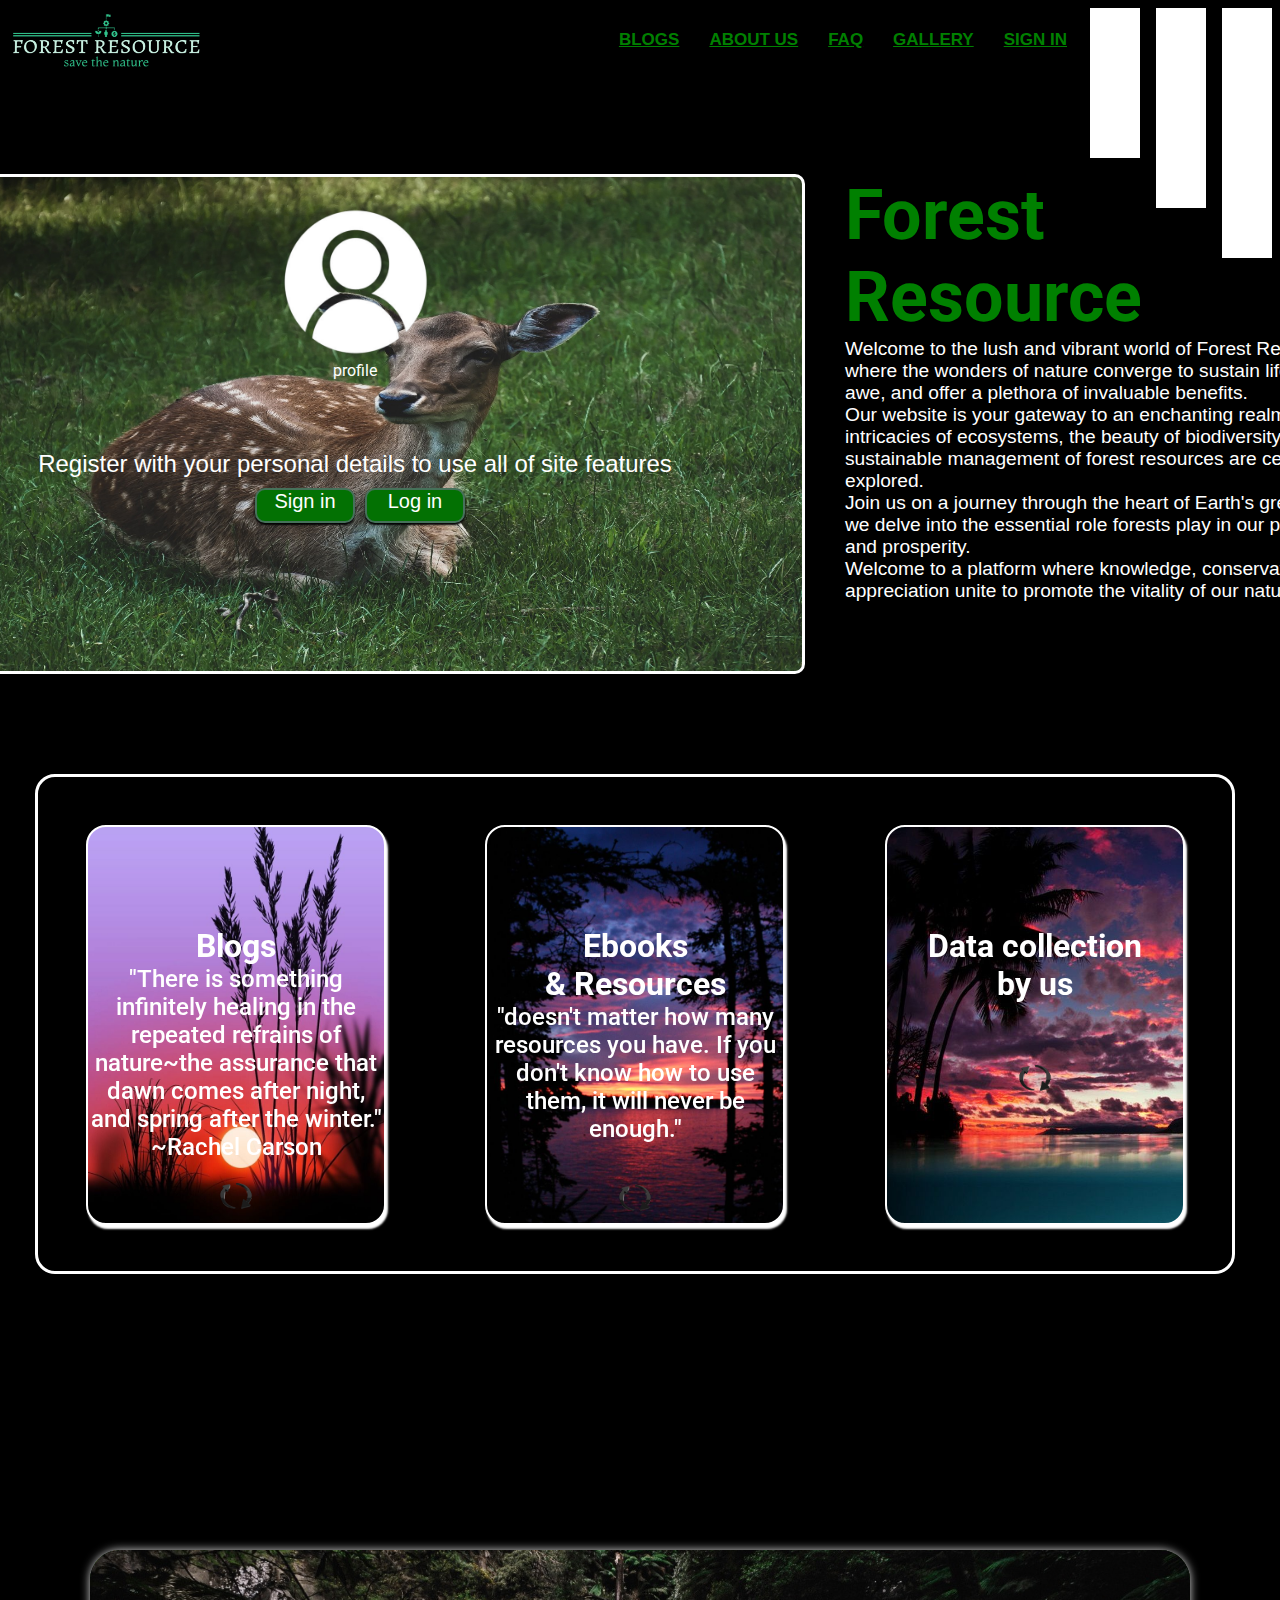
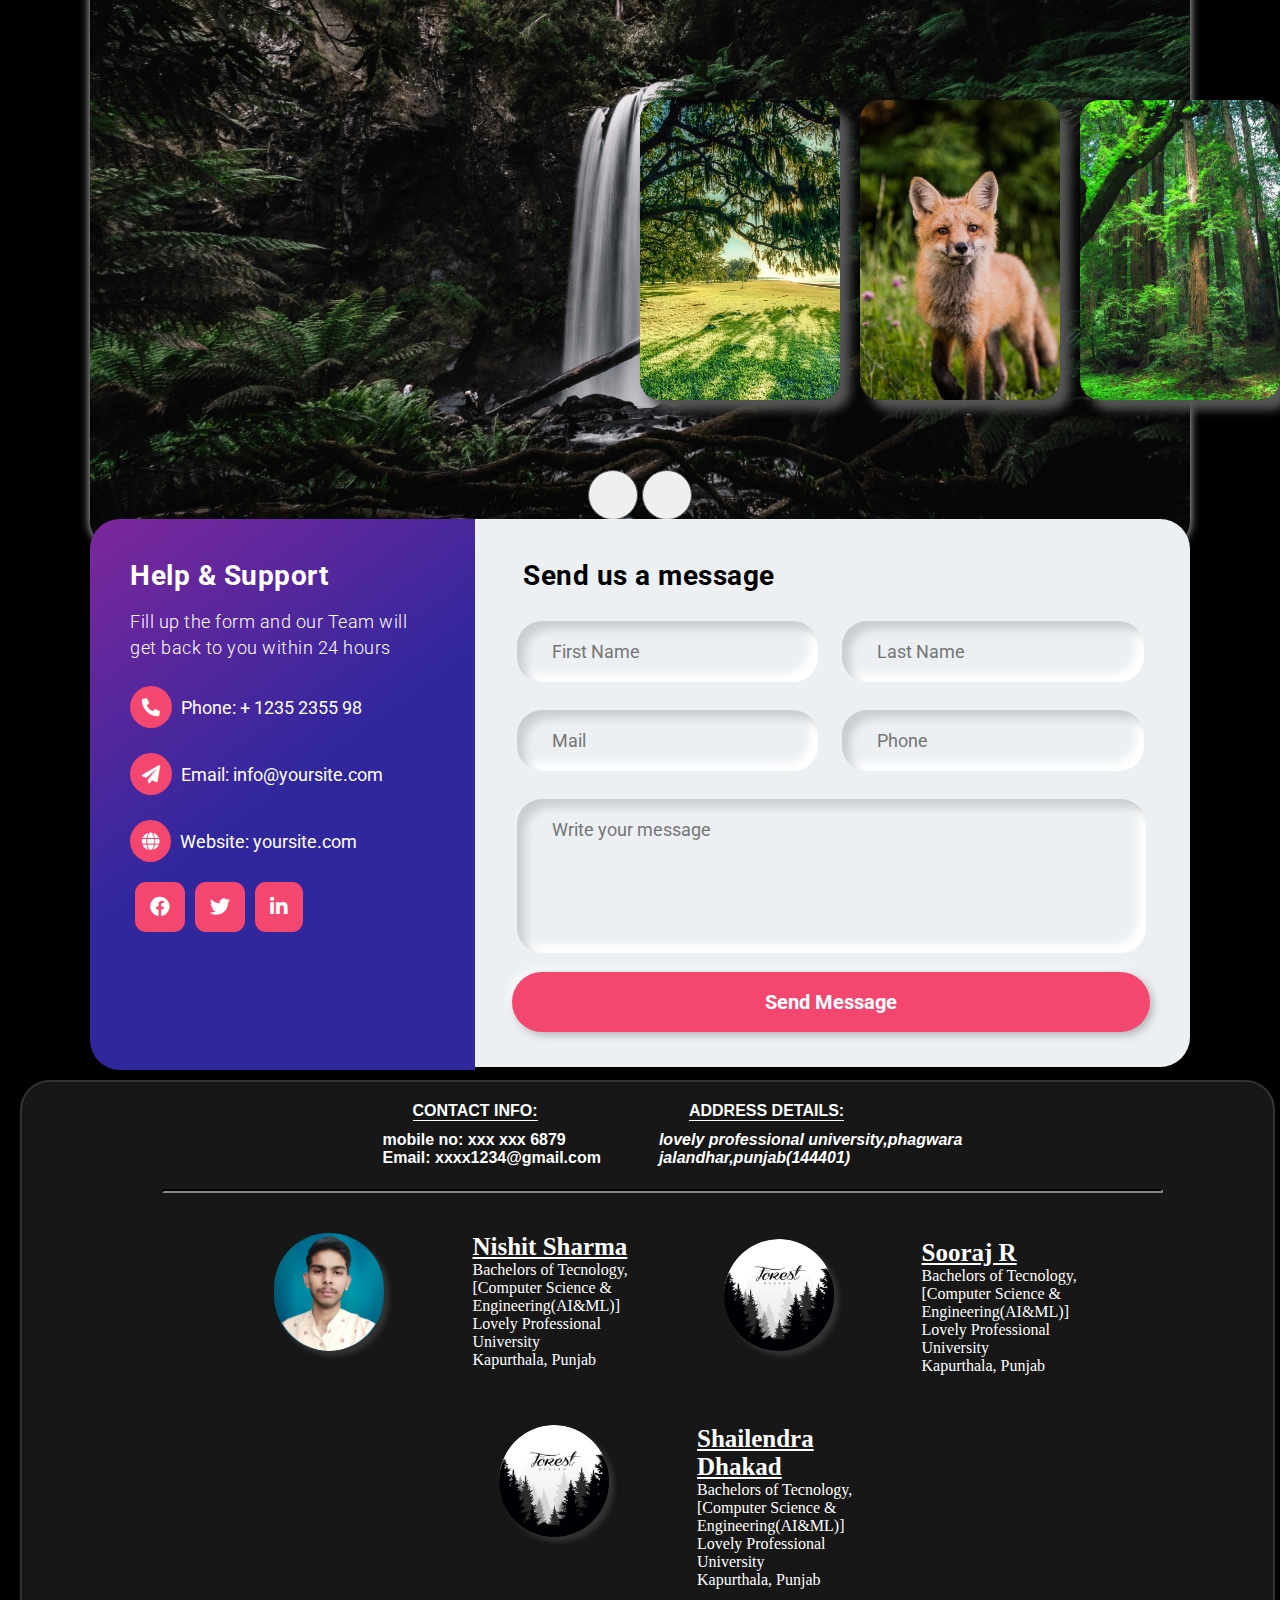
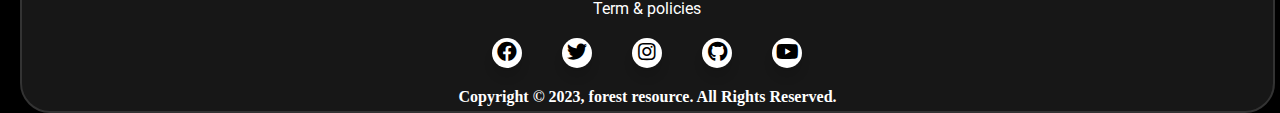
<file: index.html>
<!DOCTYPE html>
<html lang="en">
<head>
    <meta charset="UTF-8">
    <meta name="viewport" content="width=device-width, initial-scale=1.0">
    <title>forest resource/Homepage</title>
    <link rel="stylesheet" href="index.css">
    <!-- <link rel="stylesheet" href="https://unpkg.com/swiper@8/swiper-bundle.min.css" /> -->
    <link rel="stylesheet" href="https://use.fontawesome.com/releases/v5.3.1/css/all.css" integrity="sha384-mzrmE5qonljUremFsqc01SB46JvROS7bZs3IO2EmfFsd15uHvIt+Y8vEf7N7fWAU" crossorigin="anonymous">
    <link rel="stylesheet" href="https://fonts.googleapis.com/css2?family=Roboto:wght@300;400;500;700&display=swap">
    <!-- Font Awesome CDN -->
    <link rel="stylesheet" href="https://use.fontawesome.com/releases/v5.15.4/css/all.css">

</head>
<body>
    <!-- navbar -->
    
    <div class="navbar">
        <img class="logo" src="image/Screenshot 2023-11-04 193628.png">
    <div class="container">
        
        <ul>
          <li class="navlink"><a target="_blank" href="blogs.html">BLOGS</a></li>
          <li class="navlink"><a target="_blank" href="aboutus.html">ABOUT US</a></li>
          <li class="navlink"><a target="_blank" href="FAQ.html">FAQ</a></li>
          <li class="navlink"><a target="_blank" href="gallery.html">GALLERY</a></li>
          <li class="navlink"><a target="_blank" href="signin.html">SIGN IN</a></li>
          <!-- <li class="navlink" id="profilelogo"><a href=""><img width="30px" src="image/Screenshot_2023-10-31_200329-removebg-preview.png"></a></li> -->
        </ul>
        
        <div class="emptydiv1"></div>
        <div class="emptydiv2"></div>
        <div class="emptydiv3"></div> 
        
        
      </div>
      
    
    </div>

      <main class="main">
        
        <div class="imagehead">
            <div class="imagetrans">
                <img class="accountimg" src="image/Screenshot_2023-11-08_162923-removebg-preview.png">
                <p class="img1">profile</p>
                <p class="imgpara">Register with your personal details to use all of site features</p>
                <div class="signdiv">
                <div class="signindiv">
                    <a class="signinlink" href="signin.html">Sign in</a></div>
                  <div class="signindiv">
                    <a class="signinlink" href="signin.html">Log in</a>
                </div>
                </div>
                
            </div>
            <div class="headparacont"><h1 class="imageheading">Forest<br>Resource</h1>
            <p class="image_para">Welcome to the lush and vibrant world of Forest Resource, where the wonders of nature converge to sustain life, inspire awe, and offer a plethora of invaluable benefits.<br> Our website is your gateway to an enchanting realm where the intricacies of ecosystems, the beauty of biodiversity, and the sustainable management of forest resources are celebrated and explored.<br> Join us on a journey through the heart of Earth's green lungs, as we delve into the essential role forests play in our planet's health and prosperity.<br> Welcome to a platform where knowledge, conservation, and appreciation unite to promote the vitality of our natural heritage.</p>
           </div>
        </div>
    
    <br>
    <!-- flip cards -->
    <div class="card_container">
    
        <div class="flip-card">
            <div class="flip-card-inner">
                <div class="front_cards" id="card1">
                    <h1 class="card_heading" id="cardhead1">Blogs</h1>
                    <p class="cardpara">"There is something infinitely healing in the repeated refrains of nature~the assurance that dawn comes after night, and spring after the winter." ~Rachel Carson</p>
                    <img height="30px" id="rotateicon1" src="image/rotate.png"/>
                </div>
                <div class="backcard"><p class="backpara">enjoy our blogs, You need any reference and information about forest, go through our mindblowing blogs. </p>
                    <button><a href="blogs.html">See more</a></button>
            </div>
            
        </div>
        
        
    </div>
    
        &nbsp;
        
        <div class="flip-card">
            <div class="flip-card-inner">
                <div class="front_cards" id="card2">
                <h1 class="card_heading" id="cardhead2">Ebooks<br> & Resources</h1>
                <p class="cardpara">"doesn't matter how many resources you have. If you don't know how to use them, it will never be enough."</p>
                <img height="30px" id="rotateicon2" src="image/rotate.png"/>
                </div>
                <div class="backcard"><p class="backpara">enjoy our blogs, You need any reference and information about forest, go through our mindblowing blogs.</p>
                    <button><a href="blogs.html">See more</a></button> 
                </div>
            </div>
            
        </div>
        
        &nbsp;
        <div class="flip-card">
            <div class="flip-card-inner">
                <div class="front_cards" id="card3">
                    <h1 class="card_heading" id="cardhead3">Data collection<br>by us</h1>
                    <img height="30px" id="rotateicon3" src="image/rotate.png"/>
                </div>
                <div class="backcard">
                    <p class="backpara">we pride ourselves on meticulously gathering and analyzing data to provide you with unparalleled insights. Our dedicated team employs cutting-edge methodologies and technology to ensure the accuracy and relevance of the information we collect.</p>
                    <button><a href="data.html">See more</a></button>
                </div>
            </div>
        </div>
    </div>
    
    <!-- slider -->
    <div class="slider_container">
        <div id="slide">
            <div class="item" style="background-image: url(image/11.jpg);">
                <div class="content">
                    <div class="name"> Mangrove Cover</div>
                    <div class="des">   Forest Report 2019,
                        here are some more details about the mangrove cover in India:
                        State-wise Mangrove Cover:</div>
                    <button><a href="data.html">See more</a></button>
                </div>
            </div>
            <div class="item" style="background-image: url(image/12.jpg);">
                <div class="content">
                    <div class="name">Total Forest and Tree Cover</div>
                    <div class="des">According to the India State of Forest Report 2021,
                        India's total forest and tree cover is 80.9 million hectares,
                        which is 24.62% of the country's geographical area. This is an increase of 2,261 sq km since the last assessment in 2019.</div>
                    <button><a href="data.html">See more</a></button>
                </div>
            </div>
            <div class="item" style="background-image: url(image/13.jpg);">
                <div class="content">
                    <div class="name">Distribution of Forest Types
                        </div>
                    <div class="des">Very Dense Forest:9.38%
                        Moderately Dense Forest:12.10%
                        Open Forest: 3.08%
                        Total Forest Cover:24.56%</div>
                    <button><a href="data.html">See more</a></button>
                </div>
            </div>
            <div class="item" style="background-image: url(image/14.jpg);">
                <div class="content">
                    <div class="name">FOREST RESERVES</div>
                    <div class="des">A forest reserve is a designated area of land set aside and protected to conserve and preserve its natural ecosystem, particularly its trees and other flora, as well as the wildlife that inhabits it.</div>
                    <button><a href="data.html">See more</a></button>
                </div>
            </div>
            <div class="item" style="background-image: url(image/16.jpg);">
                <div class="content">
                    <div class="name">Forest Carbon Stock</div>
                    <div class="des">Forest carbon stock refers to the amount of carbon stored in the biomass and soil of forest ecosystems. Here are some general points and figures related to forest carbon stock:</div>
                    <button><a href="data.html">See more</a></button>
                </div>
            </div>
            <div class="item" style="background-image: url(image/15.jpg);">
                <div class="content">
                    <div class="name">National Parks and Wildlife Sanctuaries</div>
                    <div class="des">India boasts a rich network of National Parks and Wildlife Sanctuaries dedicated to the conservation of diverse flora and fauna. Some notable examples include:</div>
                    <button><a href="data.html">See more</a></button>
                </div>
            </div>
        </div>
        <div class="buttons">
            <button id="prev"><i class="fa-solid fa-angle-left"></i></button>
            <button id="next"><i class="fa-solid fa-angle-right"></i></button>
        </div>
    </div>
    <script src="index.js"></script>
    
    </main>
    
    <section id="section-wrapper">
        <div class="box-wrapper">
            <div class="info-wrap">
                <h2 class="info-title">Help & Support</h2>
                <h3 class="info-sub-title">Fill up the form and our Team will get back to you within 24 hours</h3>
                <ul class="info-details">
                    <li>
                        <i class="fas fa-phone-alt"></i>
                        <span>Phone:</span> <a href="tel:+ 1235 2355 98">+ 1235 2355 98</a>
                    </li>
                    <li>
                        <i class="fas fa-paper-plane"></i>
                        <span>Email:</span> <a href="mailto:info@yoursite.com">info@yoursite.com</a>
                    </li>
                    <li>
                        <i class="fas fa-globe"></i>
                        <span>Website:</span> <a href="#">yoursite.com</a>
                    </li>
                </ul>
                <ul class="social-icons">
                    <li><a href="#"><i class="fab fa-facebook"></i></a></li>
                    <li><a href="#"><i class="fab fa-twitter"></i></a></li>
                    <li><a href="#"><i class="fab fa-linkedin-in"></i></a></li>
                </ul>
            </div>
            <div class="form-wrap">
                <form action="#" method="POST">
                    <h2 class="form-title">Send us a message</h2>
                    <div class="form-fields">
                        <div class="form-group">
                            <input type="text" class="fname" placeholder="First Name">
                        </div>
                        <div class="form-group">
                            <input type="text" class="lname" placeholder="Last Name">
                        </div>
                        <div class="form-group">
                            <input type="email" class="email" placeholder="Mail">
                        </div>
                        <div class="form-group">
                            <input type="number" class="phone" placeholder="Phone">
                        </div>
                        <div class="form-group">
                            <textarea name="message" id="" placeholder="Write your message"></textarea>
                        </div>
                    </div>
                    <input type="submit" value="Send Message" class="submit-button">
                </form>
            </div>
        </div>
    </section>
    <!-- footer page -->
    <footer class="footer">
        <div>
            <fieldset class="info">
                <legend>CONTACT INFO:</legend>
                mobile no: xxx xxx 6879<br>
                Email: xxxx1234@gmail.com
            </fieldset>
            <fieldset class="info">
                <legend>ADDRESS DETAILS:</legend>
                <address>lovely professional university,phagwara<br>jalandhar,punjab(144401)</address>
            </fieldset><br><hr class="hr1">
            <div class="photo">
                <div class="container"><img class="author" src="icon/nishit.png">
                </div>
                &nbsp;&nbsp;&nbsp;&nbsp;&nbsp;&nbsp;
                <p class="bio">
                    <b class="namestyle"><abbr title="Author of this Website">Nishit Sharma</abbr></b><br>Bachelors of Tecnology, <br>[Computer Science & Engineering(AI&ML)]<br>Lovely Professional University<br>Kapurthala, Punjab
                </p>
            </div>
            <div class="photo">
                <div class="container">
                    <img class="author" src="Screenshot_2023-10-03-16-32-41-871_com.google.android.googlequicksearchbox.png">
                </div>
                    &nbsp;&nbsp;&nbsp;&nbsp;&nbsp;&nbsp;
                    <p class="bio">
                        <b class="namestyle"><abbr title="Blogs & Content Writer">Sooraj R</abbr></b><br>Bachelors of Tecnology, <br>[Computer Science & Engineering(AI&ML)]<br>Lovely Professional University<br>Kapurthala, Punjab
                    </p>
                
            </div>
            <div class="photo">
                <div class="container">
                    <img class="author"  src="Screenshot_2023-10-03-16-32-41-871_com.google.android.googlequicksearchbox.png">
                </div>
                    &nbsp;&nbsp;&nbsp;&nbsp;&nbsp;&nbsp;
                    <p class="bio">
                        <b class="namestyle"><abbr title="Surveyor">Shailendra Dhakad</abbr></b><br>Bachelors of Tecnology, <br>[Computer Science & Engineering(AI&ML)]<br>Lovely Professional University<br>Kapurthala, Punjab
                    </p>
                
            </div>
            <br>
            <!-- terms and condition -->
            <li>
                <a href="#privacy"><span class="terms">Term & policies</span>
                </a>
            </li>
        <!-- social media icon -->
        <div class="social-media">       
            <ul class="wrapper">
                <li class="icon facebook">
                    <span class="tooltip">Facebook</span>
                    <span><i class="fab fa-facebook"><a  target="_blank" href="https://www.facebook.com/knowledgehub6362">
                        
                        <!-- <img width="36px"src="icon/face.png"> -->
                    </a></i></span>
                </li>
                <li class="icon twitter">
                    <span class="tooltip">Twitter</span>
                    <span><i class="fab fa-twitter">
                        <!-- <img  width="36px" src="icon/tw.png"> -->
                    </i></span>
                </li>
                <li class="icon instagram">
                    <span class="tooltip">Instagram</span>
                    <span><i class="fab fa-instagram">
                        <!-- <img width="36px" src="icon/ins.png"> -->
                    </i></span>
                </li>
                <li class="icon github">
                    <span class="tooltip">Github</span>
                    <span><i class="fab fa-github">
                        <!-- <img width="29px" src="icon/GIT.png"> -->
                    </i></span>
                </li>
                <li class="icon youtube">
                    <span class="tooltip">Youtube</span>
                    <span><i class="fab fa-youtube">
                        <!-- <img width="35px" src="icon/yout.png"> -->
                    </i></span>
                </li>
            </ul>
        </div>
        <!-- copyright -->
         <p class="copyright">
            <b>Copyright © 2023, forest resource. All Rights Reserved.</b>
        </p>
    </div>
    </footer>
</body>
</html>
</file>
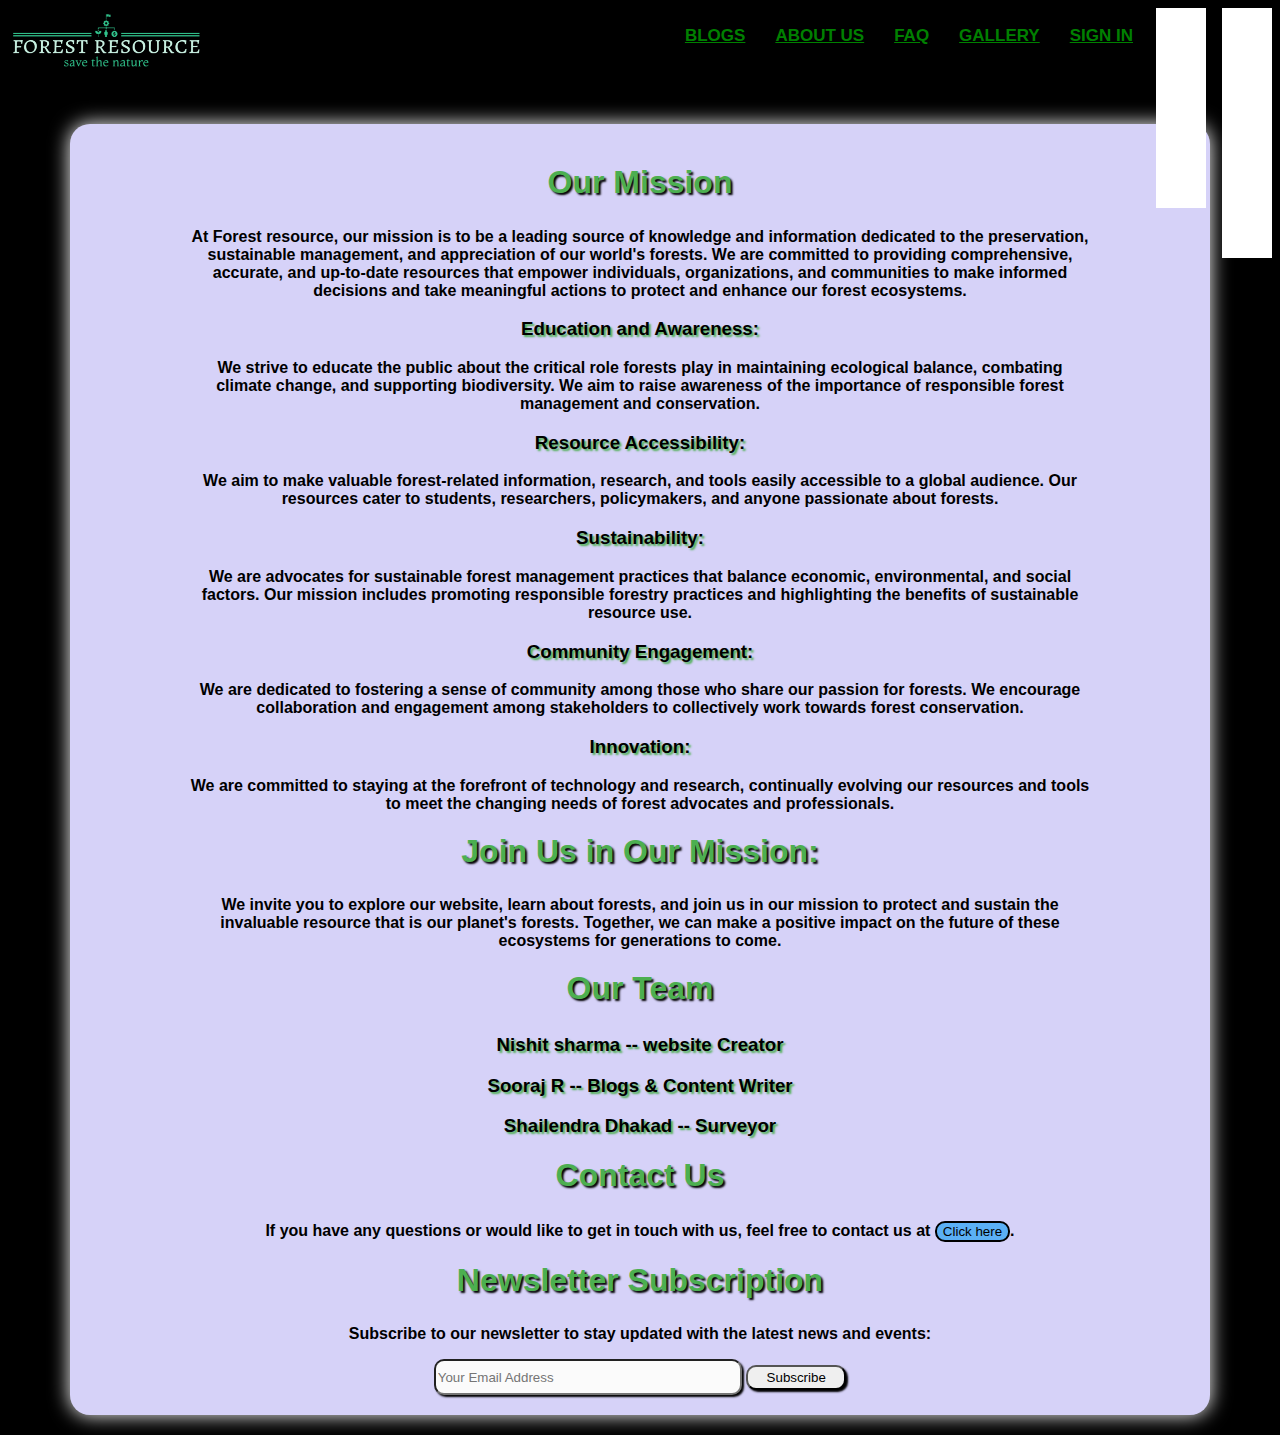
<file: aboutus.html>
<!DOCTYPE html>
<html lang="en">
<head>
    <meta charset="UTF-8">
    <meta name="viewport" content="width=device-width, initial-scale=1.0">
    <title>About Us - Forest Resource Website</title>
    <style>
        /* Advanced CSS for styling */
        body {
            font-family: Arial, sans-serif;
            background-color: #000;
            margin: 0;
            padding: 0;
        }
        
        .container {
            max-width: 1100px;
            margin: 0 auto;
            padding: 20px;
            background-color: #d6d2f8;
            border-radius: 20px;
            box-shadow: 0px 0px 20px #fff;
        text-align: center;
        margin-bottom: 20px;
        z-index: 1000;
        margin-top: 50px;;
        }
        .content {
            margin-top: 20px;
            width: 900px;
            margin-left: 100px;
        }
        h2 {
            color: #4CAF50;
            margin-top: 20px;
            font-size: xx-large;
            text-shadow: 2px 2px 2px #000;
            /* background-color: black; */
            
        }
        ul {
            list-style-type: disc;
            margin-left: 20px;
        }
        .about{
            text-align: center;
            text-shadow: 2px 2px 2px #4CAF50;
            color: white;
        }
        .email{
            height: 30px;
            border-radius: 10px;
            background-color: #fbfbfb;
            width: 300px;
            box-shadow: 2px 2px 2px #000;
        }
        .submit{
            height: 25px;
            width: 100px;
            border-radius: 10px;
            box-shadow: 2px 2px 2px #000;
        }
        h3{
            text-shadow: 2px 2px 2px #4CAF50;
        }
        .name{
            background-color: #5bb0f5;
            border-radius: 10px;
            border: 2px solid #000;
        }
        .team{
            text-align:center;
        }
        .container1 {
    width:100%;
    height: 0px;
    display: flex;
    justify-content:right;
    align-items: right;
  }
.logo{
    height: 60px;
    border-radius:20px;
    margin-top: 10px;
    margin-left: 5px; 
    margin-bottom: 0;
}
        ul {
    display: flex;
  }
  ul .navlink {
    list-style: none;
  }
  ul .navlink a {
    text-decoration: underline;
    text-transform: uppercase;
    position: relative;
    display: block;
    padding: 10px 15px;
    color: green;
    transition: .5s;
    margin-top: 0px;
    font-size: 17px;
    font-weight: 700;
    font-family: Arial, Helvetica, sans-serif;
}
ul .navlink a:hover {
    color: green;
}
  ul .navlink a::before {
    content: '';
    position: absolute;
    top: 0;
    left: 0;
    width: 0%;
    height: 0%;
    box-shadow: 0 1px 0 0 #fff,
                0 -1px 0 0 #fff;
    transform: scaleY(2.5);
    opacity: 0;
    transition: .5s;
  }
  ul .navlink a:hover::before {
    transform: scaleY(1);
    opacity: 1;
  }
  ul .navlink a::after {
    content: '';
    position: absolute;
    top: 0;
    left: 0;
    width: 100%;
    height: 100%;
    background: #fff;
    transform: scale(0);
    transition: .5s;
    z-index: -1;
    border-radius: 10px;
  }
  ul .navlink a:hover::after {
    transform: scale(1);
  }
  
  .navbar{
    display: inline-flex;
    justify-content: right;
    align-items: right;
    /* padding-top: 0px; */
    /* margin-bottom: 0px; */
    width: 100%;
    /* background-color: #1877f2; */

    
    
  }
  .emptydiv1{
    background-color:rgb(255, 255, 255);
    height: 150px;
    width: 50px;
    margin: 8px;
    justify-content: right;
    align-items:right;
  }
  .emptydiv2{
    background-color:rgb(255, 255, 255);
    height: 200px;
    width: 50px;
    margin: 8px;
  }
  .emptydiv3{
    background-color:rgb(255, 255, 255);
    height: 250px;
    width: 50px;
    margin: 8px;
  }
  p{
    font-family: Arial, Helvetica, sans-serif;
    font-weight: 600;
  }
    </style>
</head>
<body>
    <div class="navbar">
        <a href="index.html"><img class="logo" src="image/Screenshot 2023-11-04 193628.png"></a>
    <div class="container1">
        
        <ul>
          <li class="navlink"><a target="_blank" href="blogs.html">BLOGS</a></li>
          <li class="navlink"><a target="_blank" href="aboutus.html">ABOUT US</a></li>
          <li class="navlink"><a target="_blank" href="FAQ.html">FAQ</a></li>
          <li class="navlink"><a target="_blank" href="gallery.html">GALLERY</a></li>
          <li class="navlink"><a target="_blank" href="signin.html">SIGN IN</a></li>
          <!-- <li class="navlink" id="profilelogo"><a href=""><img width="30px" src="image/Screenshot_2023-10-31_200329-removebg-preview.png"></a></li> -->
        </ul>
        <!-- <div class="emptydiv1"></div> -->
        <div class="emptydiv2"></div>
        <div class="emptydiv3"></div> 
        
        <!-- <img style="margin-top: 5px" class="profilelogo" src="image/Screenshot_2023-10-31_200329-removebg-preview.png"> -->
      </div>
      
    <!-- <span><h1>FOREST<br>RESOURCE</h1></span> -->
    </div>  
        

    <!-- <h1 class="about">About Us</h1> -->
    <div class="container">
        <div class="content">
            <h2>Our Mission</h2>
            <p>At Forest resource, our mission is to be a leading source of knowledge and information dedicated to the preservation, sustainable management, and appreciation of our world's forests. We are committed to providing comprehensive, accurate, and up-to-date resources that empower individuals, organizations, and communities to make informed decisions and take meaningful actions to protect and enhance our forest ecosystems.</p>

                
                
                <h3>Education and Awareness:</h3> <p>We strive to educate the public about the critical role forests play in maintaining ecological balance, combating climate change, and supporting biodiversity. We aim to raise awareness of the importance of responsible forest management and conservation.</p>
                
                <h3>Resource Accessibility:</h3><p>We aim to make valuable forest-related information, research, and tools easily accessible to a global audience. Our resources cater to students, researchers, policymakers, and anyone passionate about forests.</p>
                
                <h3>Sustainability:</h3> 
                <p>We are advocates for sustainable forest management practices that balance economic, environmental, and social factors. Our mission includes promoting responsible forestry practices and highlighting the benefits of sustainable resource use.</p>
                
                <h3>Community Engagement:</h3><p> We are dedicated to fostering a sense of community among those who share our passion for forests. We encourage collaboration and engagement among stakeholders to collectively work towards forest conservation.</p>
                
                <h3>Innovation:</h3><p> We are committed to staying at the forefront of technology and research, continually evolving our resources and tools to meet the changing needs of forest advocates and professionals.</p>
                
                <h2>Join Us in Our Mission:</h2>
                
               <p> We invite you to explore our website, learn about forests, and join us in our mission to protect and sustain the invaluable resource that is our planet's forests. Together, we can make a positive impact on the future of these ecosystems for generations to come.</p>
                
                

            <h2>Our Team</h2>
            
                <h3 class="team">Nishit sharma -- website Creator</h3>
                <h3 class="team">Sooraj R -- Blogs & Content Writer</h3>
                <h3 class="team">Shailendra Dhakad -- Surveyor</h3>
            

            <h2>Contact Us</h2>
            <p>If you have any questions or would like to get in touch with us, feel free to contact us at <a href="mailto:nishitsharma128@gmail.com"><input type="submit" name="Click here" value="Click here" class="name" id="name"></a>.</p>

            <h2>Newsletter Subscription</h2>
            <p>Subscribe to our newsletter to stay updated with the latest news and events:</p>
            <form id="newsletter-form">
                <input class="email" type="email" id="email" placeholder="Your Email Address" required>
                <button class="submit" type="submit">Subscribe</button>
            </form>
        </div>
    </div>

    <script>
        // JavaScript for newsletter subscription form
        document.getElementById("newsletter-form").addEventListener("submit", function (e) {
            e.preventDefault();
            const email = document.getElementById("email").value;
            // You can add code here to process the subscription (e.g., send data to a server).
            alert("Thank you for subscribing to our newsletter!");
            document.getElementById("email").value = "";
        });
    </script>
</body>
</html>
</file>
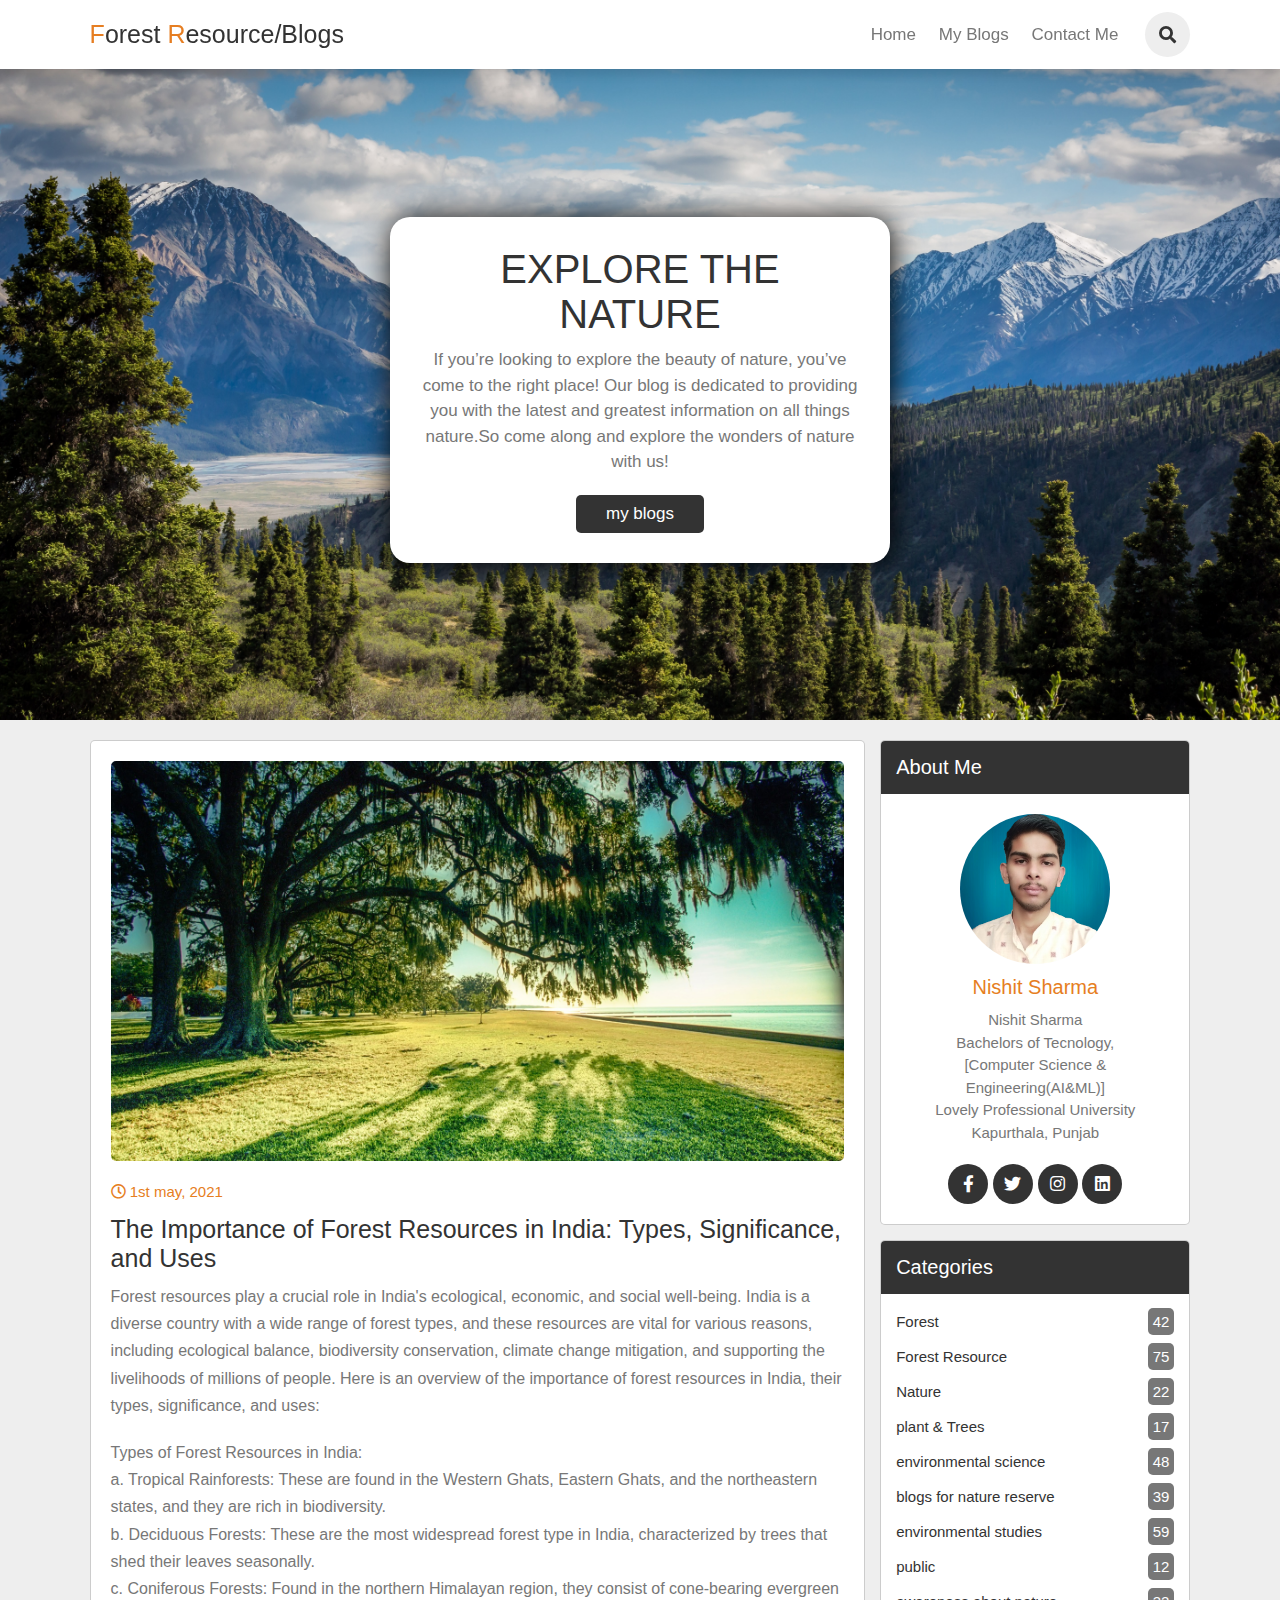
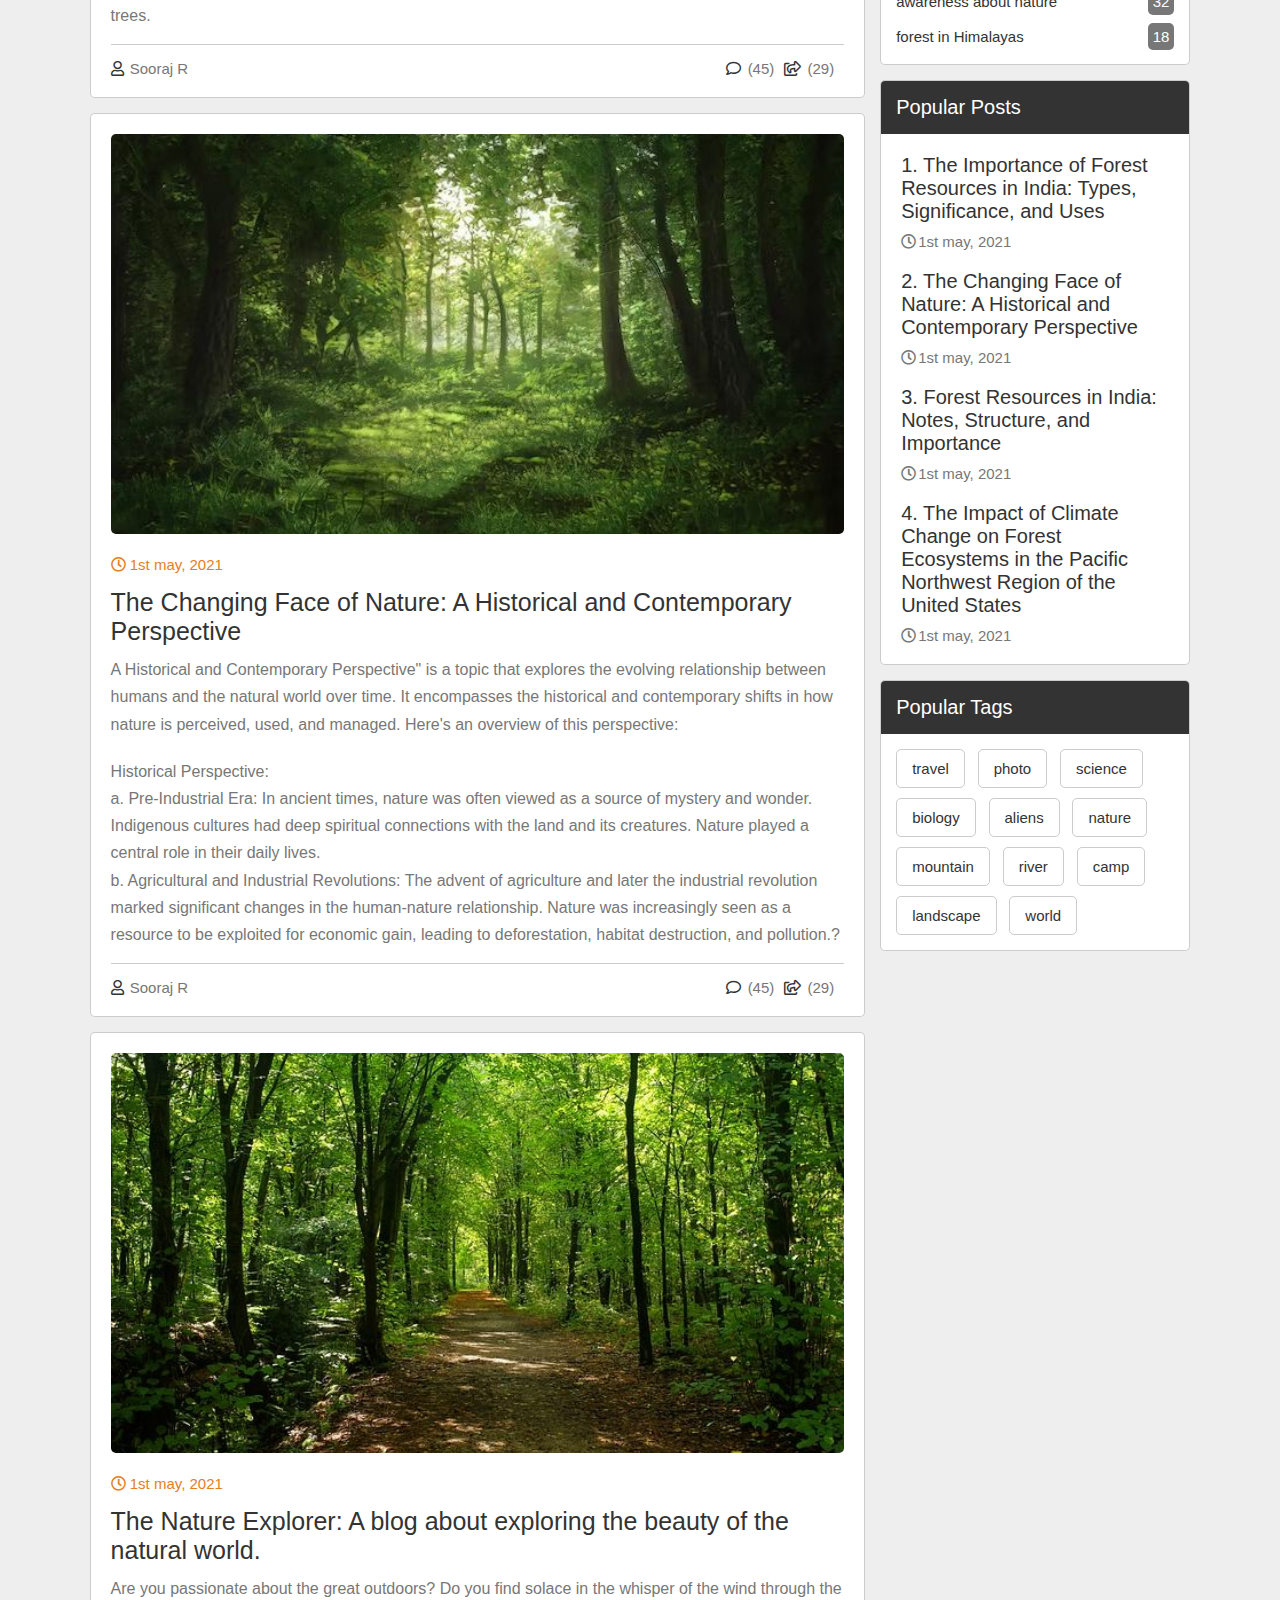
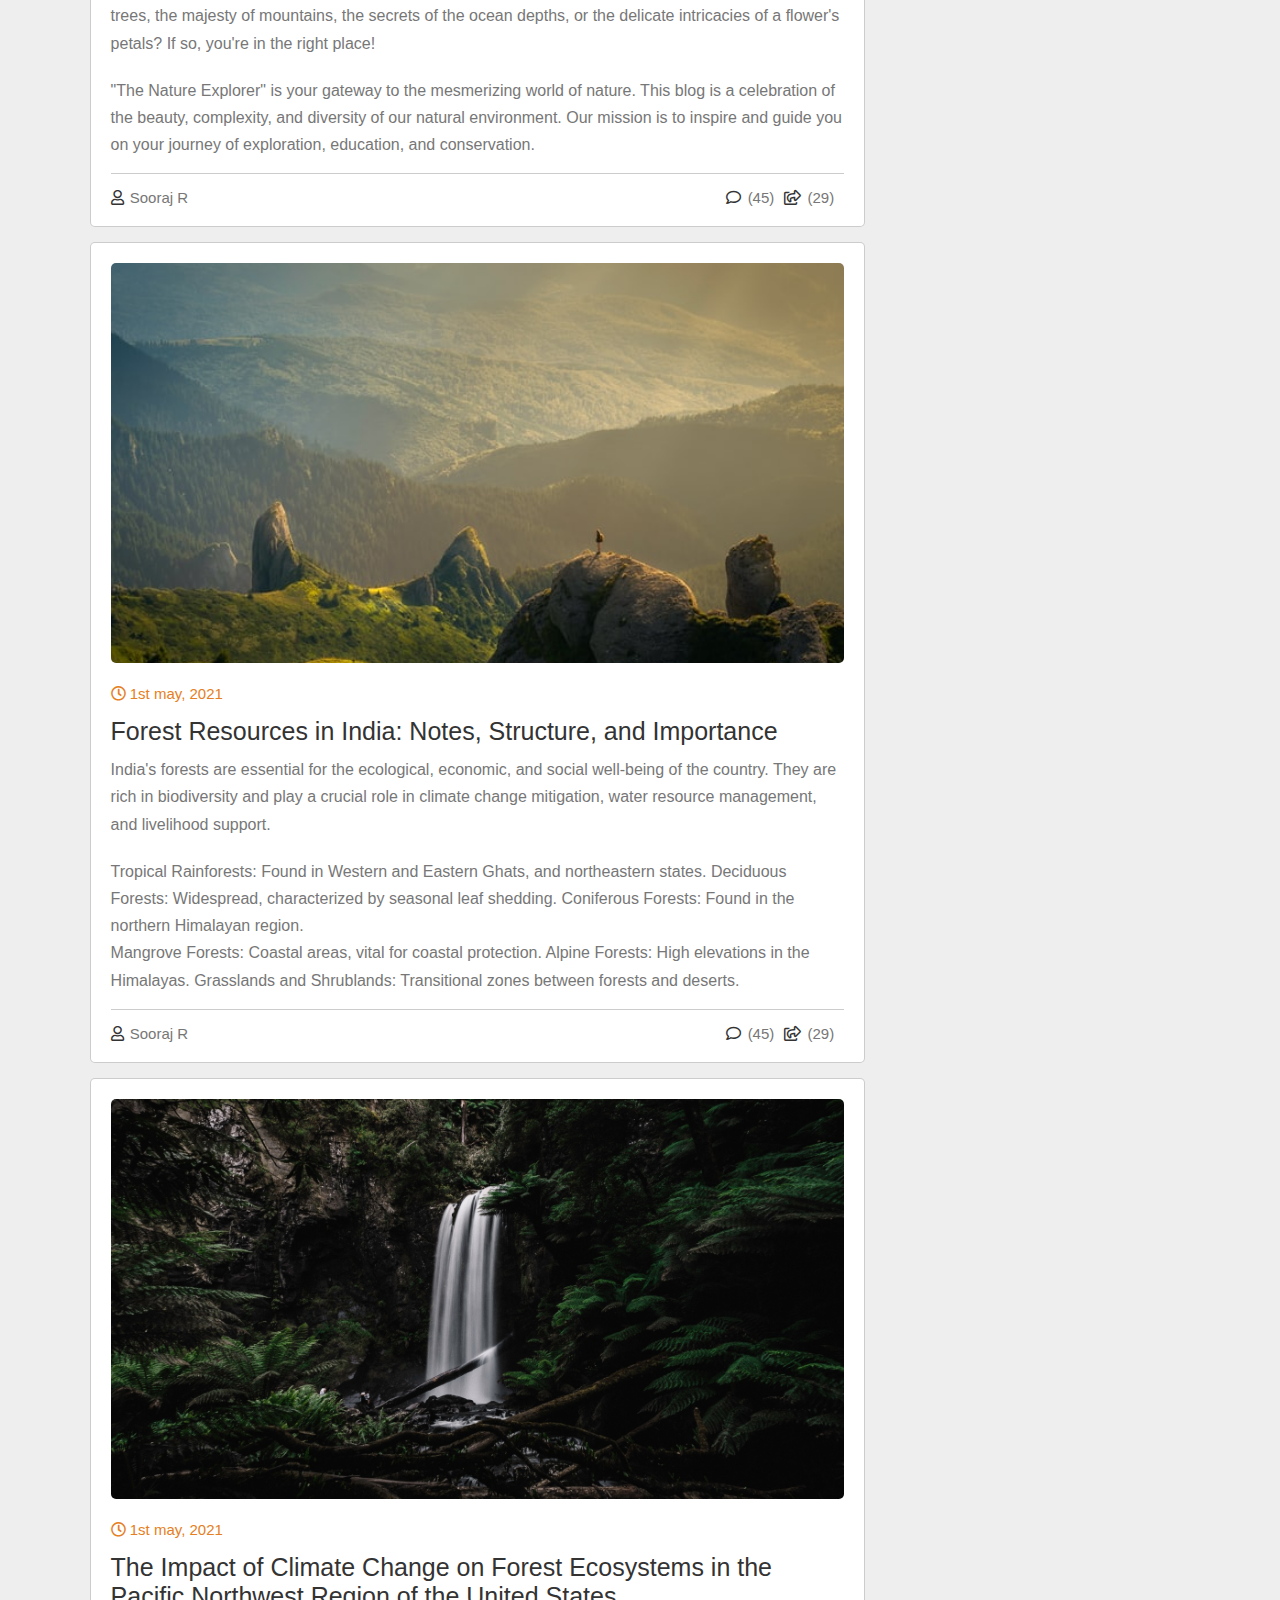
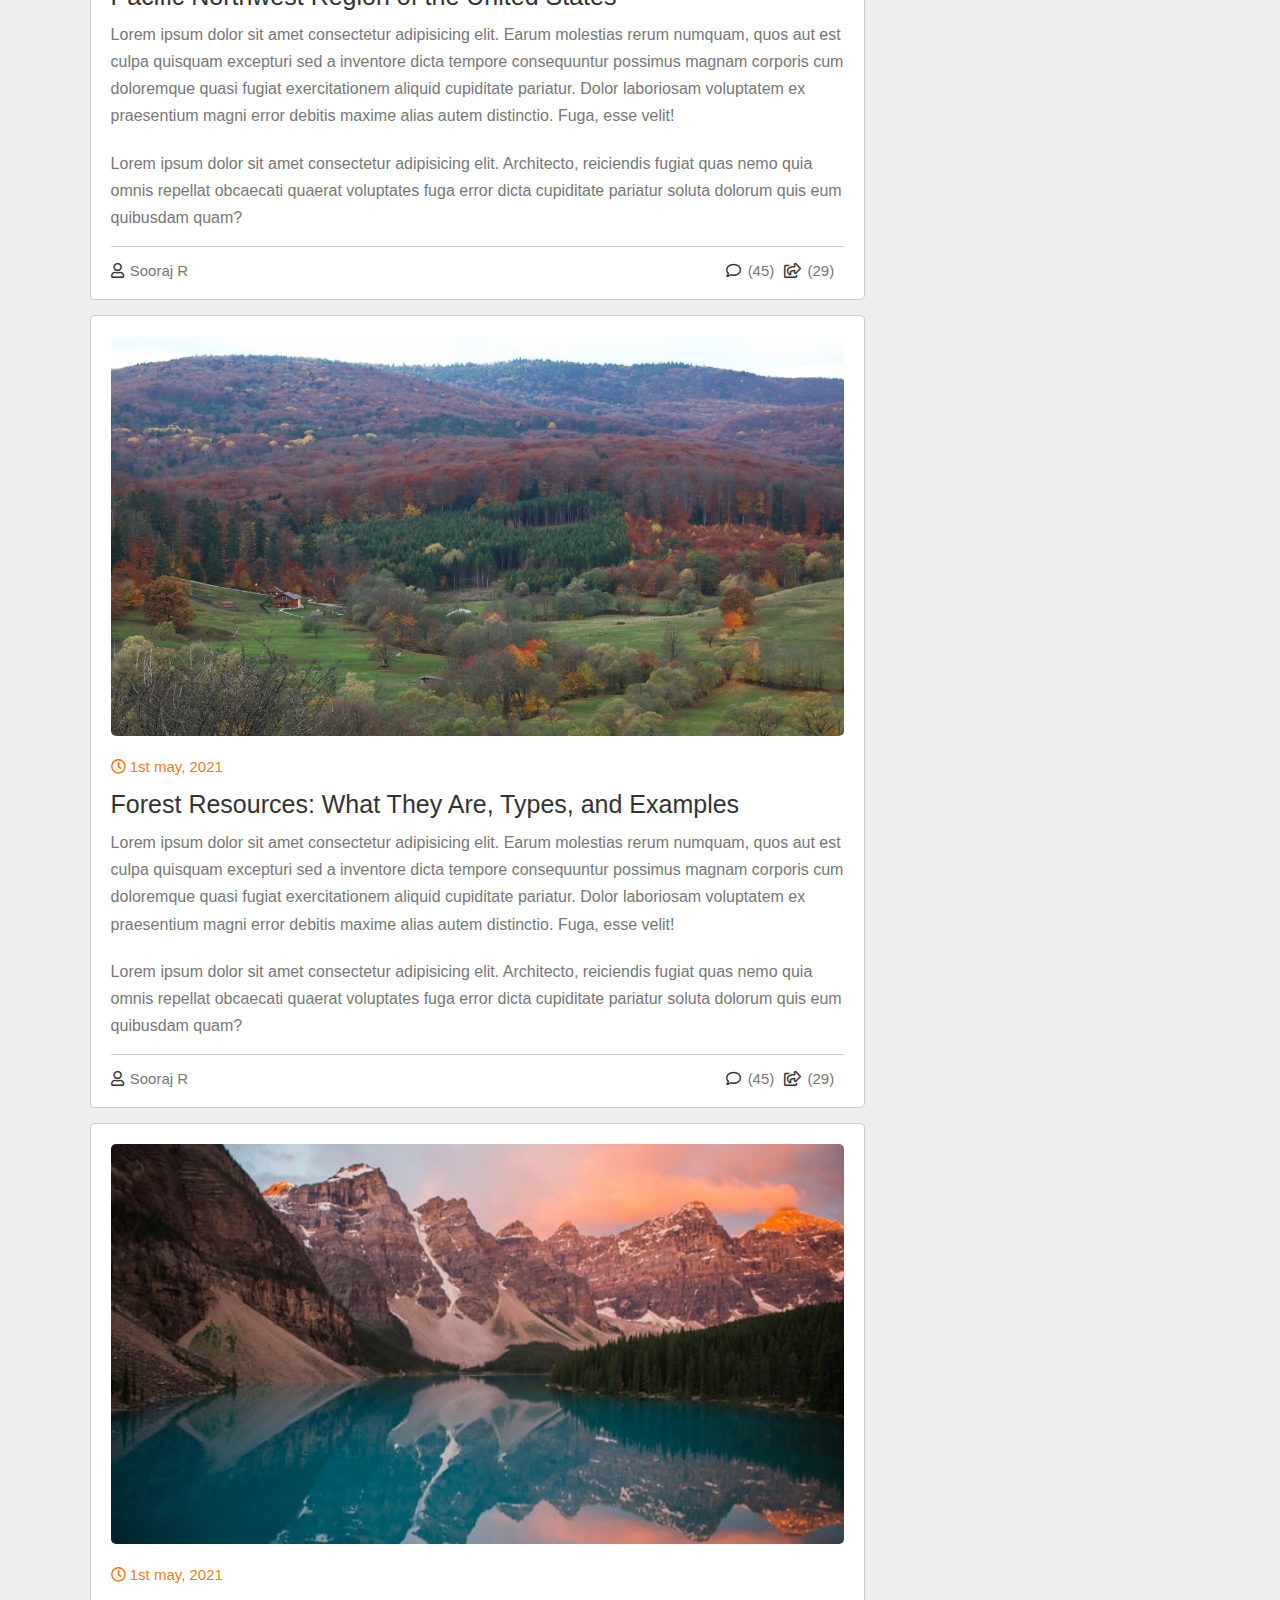
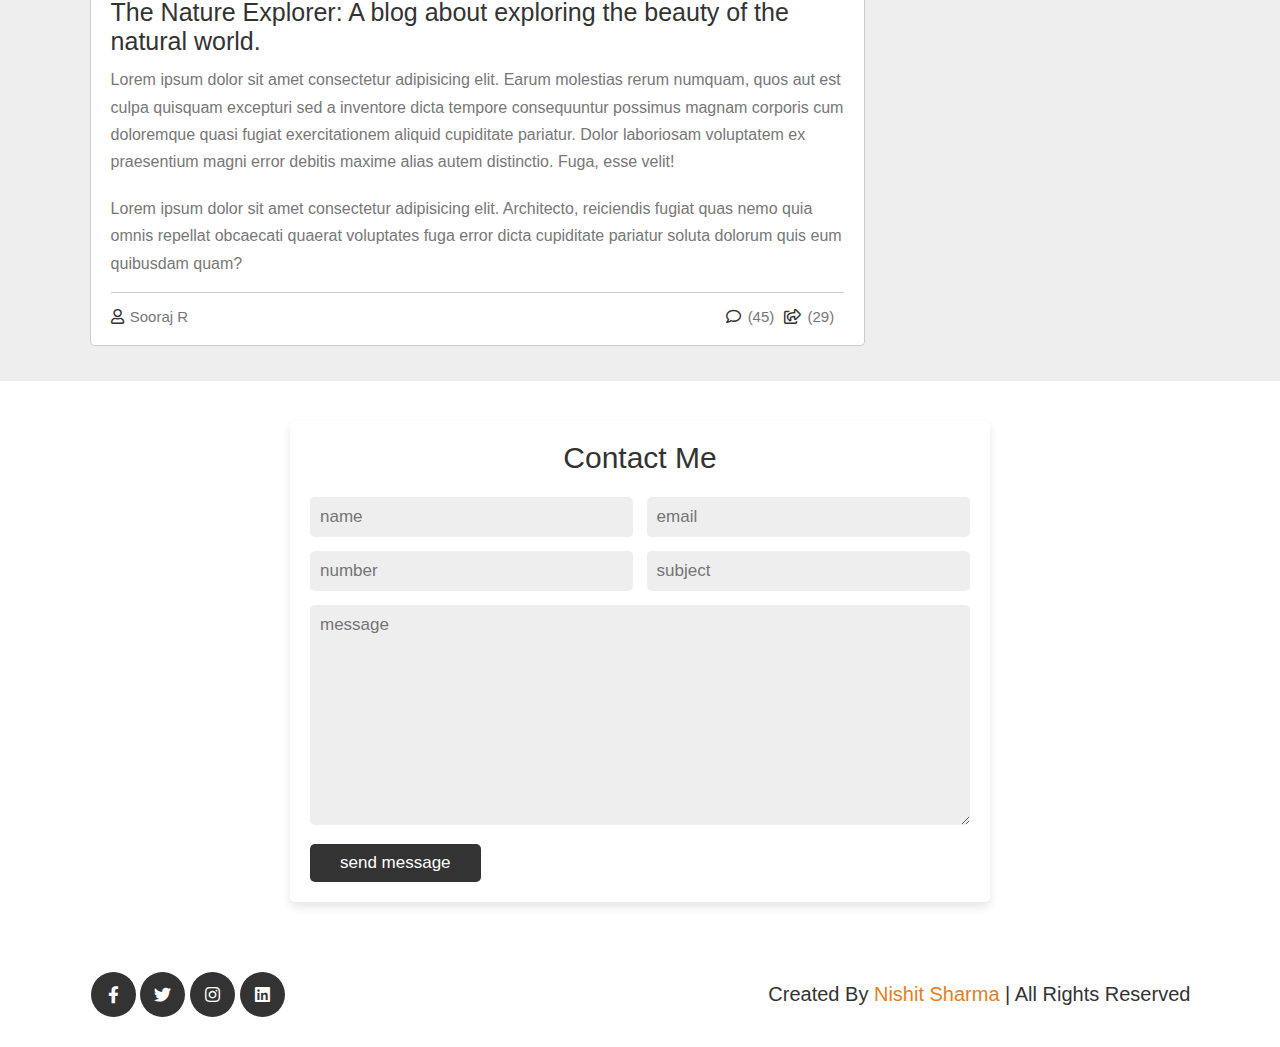
<file: blogs.html>
<!DOCTYPE html>
<html lang="en">
<head>
    <meta charset="UTF-8">
    <meta http-equiv="X-UA-Compatible" content="IE=edge">
    <meta name="viewport" content="width=device-width, initial-scale=1.0">
    <title>Blogs & content</title>

    <!-- font awesome cdn link  -->
    <link rel="stylesheet" href="https://cdnjs.cloudflare.com/ajax/libs/font-awesome/5.15.3/css/all.min.css">

    <!-- custom css file link  -->
    <link rel="stylesheet" href="blogs.css">

</head>
<body>

<!-- header section starts  -->

<header class="header">

    <a href="#" class="logo"><span>F</span>orest <span>R</span>esource/Blogs</a>

    <nav class="navbar">
        <a href="index.html">Home</a>
        <a href="#posts">my Blogs</a>
        <a href="#contact">contact me</a>
    </nav>

    <div class="icons">
        <i class="fas fa-bars" id="menu-bars"></i>
        <i class="fas fa-search" id="search-icon"></i>
    </div>

    <form action="" class="search-form">
        <input type="search" name="" placeholder="search here..." id="search-box">
        <label for="search-box" class="fas fa-search"></label>
    </form>

</header>

<!-- header section ends -->

<!-- banner section starts  -->

<section class="banner" id="banner">

    <div class="content">
        <h3>explore the nature</h3>
        <p>If you’re looking to explore the beauty of nature, you’ve come to the right place! Our blog is dedicated to providing you with the latest and greatest information on all things nature.So come along and explore the wonders of nature with us!</p>
        <a href="#" class="btn">my blogs</a>
    </div>

</section>

<!-- banner section ends -->

<!-- posts section starts  -->

<section class="container" id="posts">

    <div class="posts-container">

        <div class="post">
            <img src="image/13.jpg" alt="" class="image">
            <div class="date">
                <i class="far fa-clock"></i>
                <span>1st may, 2021</span>
            </div>
            <h3 class="title">The Importance of Forest Resources in India: Types, Significance, and Uses</h3>
            <p class="text">Forest resources play a crucial role in India's ecological, economic, and social well-being. India is a diverse country with a wide range of forest types, and these resources are vital for various reasons, including ecological balance, biodiversity conservation, climate change mitigation, and supporting the livelihoods of millions of people. Here is an overview of the importance of forest resources in India, their types, significance, and uses:</p>
            <p class="text">Types of Forest Resources in India:<BR>
                a. Tropical Rainforests: These are found in the Western Ghats, Eastern Ghats, and the northeastern states, and they are rich in biodiversity.<BR>
                b. Deciduous Forests: These are the most widespread forest type in India, characterized by trees that shed their leaves seasonally.<BR>
                c. Coniferous Forests: Found in the northern Himalayan region, they consist of cone-bearing evergreen trees.</p>
            <div class="links">
                <a href="#" class="user">
                    <i class="far fa-user"></i>
                    <span>Sooraj R</span>
                </a>
                <a href="#" class="icon">
                    <i class="far fa-comment"></i>
                    <span>(45)</span>
                </a>
                <a href="#" class="icon">
                    <i class="far fa-share-square"></i>
                    <span>(29)</span>
                </a>
            </div>
        </div>

        <div class="post">
            <img src="image/Nature Forest Images - Free Download on Freepik.jpg" alt="" class="image">
            <div class="date">
                <i class="far fa-clock"></i>
                <span>1st may, 2021</span>
            </div>
            <h3 class="title">The Changing Face of Nature: A Historical and Contemporary Perspective</h3>
            <p class="text">A Historical and Contemporary Perspective" is a topic that explores the evolving relationship between humans and the natural world over time. It encompasses the historical and contemporary shifts in how nature is perceived, used, and managed. Here's an overview of this perspective:</p>
            <p class="text">Historical Perspective:<BR>
                a. Pre-Industrial Era: In ancient times, nature was often viewed as a source of mystery and wonder. Indigenous cultures had deep spiritual connections with the land and its creatures. Nature played a central role in their daily lives.
                <BR>
                b. Agricultural and Industrial Revolutions: The advent of agriculture and later the industrial revolution marked significant changes in the human-nature relationship. Nature was increasingly seen as a resource to be exploited for economic gain, leading to deforestation, habitat destruction, and pollution.?</p>
            <div class="links">
                <a href="#" class="user">
                    <i class="far fa-user"></i>
                    <span>Sooraj R</span>
                </a>
                <a href="#" class="icon">
                    <i class="far fa-comment"></i>
                    <span>(45)</span>
                </a>
                <a href="#" class="icon">
                    <i class="far fa-share-square"></i>
                    <span>(29)</span>
                </a>
            </div>
        </div>

        <div class="post">
            <img src="image/Forest Trees Path Lighting - Free photo on Pixabay (1).jpg" alt="" class="image">
            <div class="date">
                <i class="far fa-clock"></i>
                <span>1st may, 2021</span>
            </div>
            <h3 class="title">The Nature Explorer: A blog about exploring the beauty of the natural world.</h3>
            <p class="text">Are you passionate about the great outdoors? Do you find solace in the whisper of the wind through the trees, the majesty of mountains, the secrets of the ocean depths, or the delicate intricacies of a flower's petals? If so, you're in the right place!</p>
            <p class="text">"The Nature Explorer" is your gateway to the mesmerizing world of nature. This blog is a celebration of the beauty, complexity, and diversity of our natural environment. Our mission is to inspire and guide you on your journey of exploration, education, and conservation.</p>
            <div class="links">
                <a href="#" class="user">
                    <i class="far fa-user"></i>
                    <span>Sooraj R</span>
                </a>
                <a href="#" class="icon">
                    <i class="far fa-comment"></i>
                    <span>(45)</span>
                </a>
                <a href="#" class="icon">
                    <i class="far fa-share-square"></i>
                    <span>(29)</span>
                </a>
            </div>
        </div>
        <div class="post">
            <img src="image/blog-1.jpg" alt="" class="image">
            <div class="date">
                <i class="far fa-clock"></i>
                <span>1st may, 2021</span>
            </div>
            <h3 class="title">Forest Resources in India: Notes, Structure, and Importance</h3>
            <p class="text">India's forests are essential for the ecological, economic, and social well-being of the country.
                They are rich in biodiversity and play a crucial role in climate change mitigation, water resource management, and livelihood support.</p>
            <p class="text">Tropical Rainforests: Found in Western and Eastern Ghats, and northeastern states.
                Deciduous Forests: Widespread, characterized by seasonal leaf shedding.
                Coniferous Forests: Found in the northern Himalayan region.<BR>
                Mangrove Forests: Coastal areas, vital for coastal protection.
                Alpine Forests: High elevations in the Himalayas.
                Grasslands and Shrublands: Transitional zones between forests and deserts.</p>
            <div class="links">
                <a href="#" class="user">
                    <i class="far fa-user"></i>
                    <span>Sooraj R</span>
                </a>
                <a href="#" class="icon">
                    <i class="far fa-comment"></i>
                    <span>(45)</span>
                </a>
                <a href="#" class="icon">
                    <i class="far fa-share-square"></i>
                    <span>(29)</span>
                </a>
            </div>
        </div>
        <div class="post">
            <img src="image/12.jpg" alt="" class="image">
            <div class="date">
                <i class="far fa-clock"></i>
                <span>1st may, 2021</span>
            </div>
            <h3 class="title">The Impact of Climate Change on Forest Ecosystems in the Pacific Northwest Region of the United States</h3>
            <p class="text">Lorem ipsum dolor sit amet consectetur adipisicing elit. Earum molestias rerum numquam, quos aut est culpa quisquam excepturi sed a inventore dicta tempore consequuntur possimus magnam corporis cum doloremque quasi fugiat exercitationem aliquid cupiditate pariatur. Dolor laboriosam voluptatem ex praesentium magni error debitis maxime alias autem distinctio. Fuga, esse velit!</p>
            <p class="text">Lorem ipsum dolor sit amet consectetur adipisicing elit. Architecto, reiciendis fugiat quas nemo quia omnis repellat obcaecati quaerat voluptates fuga error dicta cupiditate pariatur soluta dolorum quis eum quibusdam quam?</p>
            <div class="links">
                <a href="#" class="user">
                    <i class="far fa-user"></i>
                    <span>Sooraj R</span>
                </a>
                <a href="#" class="icon">
                    <i class="far fa-comment"></i>
                    <span>(45)</span>
                </a>
                <a href="#" class="icon">
                    <i class="far fa-share-square"></i>
                    <span>(29)</span>
                </a>
            </div>
        </div>
        <div class="post">
            <img src="image/24.jpg" alt="" class="image">
            <div class="date">
                <i class="far fa-clock"></i>
                <span>1st may, 2021</span>
            </div>
            <h3 class="title">Forest Resources: What They Are, Types, and Examples</h3>
            <p class="text">Lorem ipsum dolor sit amet consectetur adipisicing elit. Earum molestias rerum numquam, quos aut est culpa quisquam excepturi sed a inventore dicta tempore consequuntur possimus magnam corporis cum doloremque quasi fugiat exercitationem aliquid cupiditate pariatur. Dolor laboriosam voluptatem ex praesentium magni error debitis maxime alias autem distinctio. Fuga, esse velit!</p>
            <p class="text">Lorem ipsum dolor sit amet consectetur adipisicing elit. Architecto, reiciendis fugiat quas nemo quia omnis repellat obcaecati quaerat voluptates fuga error dicta cupiditate pariatur soluta dolorum quis eum quibusdam quam?</p>
            <div class="links">
                <a href="#" class="user">
                    <i class="far fa-user"></i>
                    <span>Sooraj R</span>
                </a>
                <a href="#" class="icon">
                    <i class="far fa-comment"></i>
                    <span>(45)</span>
                </a>
                <a href="#" class="icon">
                    <i class="far fa-share-square"></i>
                    <span>(29)</span>
                </a>
            </div>
        </div>
        <div class="post">
            <img src="image/blog-3.jpg" alt="" class="image">
            <div class="date">
                <i class="far fa-clock"></i>
                <span>1st may, 2021</span>
            </div>
            <h3 class="title">The Nature Explorer: A blog about exploring the beauty of the natural world.</h3>
            <p class="text">Lorem ipsum dolor sit amet consectetur adipisicing elit. Earum molestias rerum numquam, quos aut est culpa quisquam excepturi sed a inventore dicta tempore consequuntur possimus magnam corporis cum doloremque quasi fugiat exercitationem aliquid cupiditate pariatur. Dolor laboriosam voluptatem ex praesentium magni error debitis maxime alias autem distinctio. Fuga, esse velit!</p>
            <p class="text">Lorem ipsum dolor sit amet consectetur adipisicing elit. Architecto, reiciendis fugiat quas nemo quia omnis repellat obcaecati quaerat voluptates fuga error dicta cupiditate pariatur soluta dolorum quis eum quibusdam quam?</p>
            <div class="links">
                <a href="#" class="user">
                    <i class="far fa-user"></i>
                    <span>Sooraj R</span>
                </a>
                <a href="#" class="icon">
                    <i class="far fa-comment"></i>
                    <span>(45)</span>
                </a>
                <a href="#" class="icon">
                    <i class="far fa-share-square"></i>
                    <span>(29)</span>
                </a>
            </div>
        </div>

    </div>

    <div class="sidebar">

        <div class="box">
            <h3 class="title">about me</h3>
            <div class="about">
                <img src="icon/nishit.png" alt="">
                <h3>Nishit Sharma</h3>
                <p><abbr>Nishit Sharma</abbr></b><br>Bachelors of Tecnology, <br>[Computer Science & Engineering(AI&ML)]<br>Lovely Professional University<br>Kapurthala, Punjab</p>
                <div class="follow">
                    <a target="_blank" href="https://facebook.com" class="fab fa-facebook-f"></a>
                    <a target="_blank" href="https://twitter.com" class="fab fa-twitter"></a>
                    <a target="_blank" href="https://instagram.com" class="fab fa-instagram"></a>
                    <a target="_blank"  href="https://linkedin.com" class="fab fa-linkedin"></a>
                </div>
            </div>
        </div>

        <div class="box">
            <h3 class="title">categories</h3>
            <div class="category">
                <a href="#"> Forest <span>42</span></a>
                <a href="#"> Forest Resource <span>75</span> </a>
                <a href="#"> Nature <span>22</span> </a>
                <a href="#"> plant & Trees <span>17</span> </a>
                <a href="#">environmental science <span>48</span> </a>
                <a href="#">blogs for nature reserve  <span>39</span> </a>
                <a href="#"> environmental studies <span>59</span> </a>
                <a href="#"> public <span>12</span> </a>
                <a href="#"> awareness about nature <span>32</span> </a>
                <a href="#">forest in Himalayas<span>18</span> </a>
            </div>
        </div>

        <div class="box">
            <h3 class="title">popular posts</h3>
            <div class="p-post">
                <a href="#">
                    <h3>1. The Importance of Forest Resources in India: Types, Significance, and Uses</h3>
                    <span><i class="far fa-clock"></i>1st may, 2021</span>
                </a>
                <a href="#">
                    <h3>2. The Changing Face of Nature: A Historical and Contemporary Perspective</h3>
                    <span><i class="far fa-clock"></i>1st may, 2021</span>
                </a>
                <a href="#">
                    <h3>3. Forest Resources in India: Notes, Structure, and Importance</h3>
                    <span><i class="far fa-clock"></i>1st may, 2021</span>
                </a>
                <a href="#">
                    <h3>4. The Impact of Climate Change on Forest Ecosystems in the Pacific Northwest Region of the United States</h3>
                    <span><i class="far fa-clock"></i>1st may, 2021</span>
                </a>
            </div>
        </div>

        <div class="box">
            <h3 class="title">popular tags</h3>
            <div class="tags">
                <a href="#">travel</a>
                <a href="#">photo</a>
                <a href="#">science</a>
                <a href="#">biology</a>
                <a href="#">aliens</a>
                <a href="#">nature</a>
                <a href="#">mountain</a>
                <a href="#">river</a>
                <a href="#">camp</a>
                <a href="#">landscape</a>
                <a href="#">world</a>
            </div>
        </div>

    </div>

</section>

<!-- posts section ends -->

<!-- contact section starts  -->

<section class="contact" id="contact">

    <form action="">
        <h3>contact me</h3>
        <div class="inputBox">
            <input type="text" placeholder="name">
            <input type="email" placeholder="email">
        </div>
        <div class="inputBox">
            <input type="number" placeholder="number">
            <input type="text" placeholder="subject">
        </div>
        <textarea name="" placeholder="message" id="" cols="30" rows="10"></textarea>
        <input type="submit" value="send message" class="btn">
    </form>

</section>

<!-- contact section ends -->

<!-- footer section starts  -->

<section class="footer">

    <div class="follow">
        <a href="https://facebook.com" target="_blank" class="fab fa-facebook-f"></a>
        <a href="https://twitter.com" target="_blank" class="fab fa-twitter"></a>
        <a href="https://instagram.com" target="_blank" class="fab fa-instagram"></a>
        <a href="https://linkedin.com" target="_blank" class="fab fa-linkedin"></a>
    </div>

    <div class="credit">created by <span>Nishit Sharma</span> | all rights reserved</div>

</section>

<!-- footer section ends -->

























<!-- custom js file link  -->
<script src="blogs.js"></script>
    
</body>
</html>
</file>
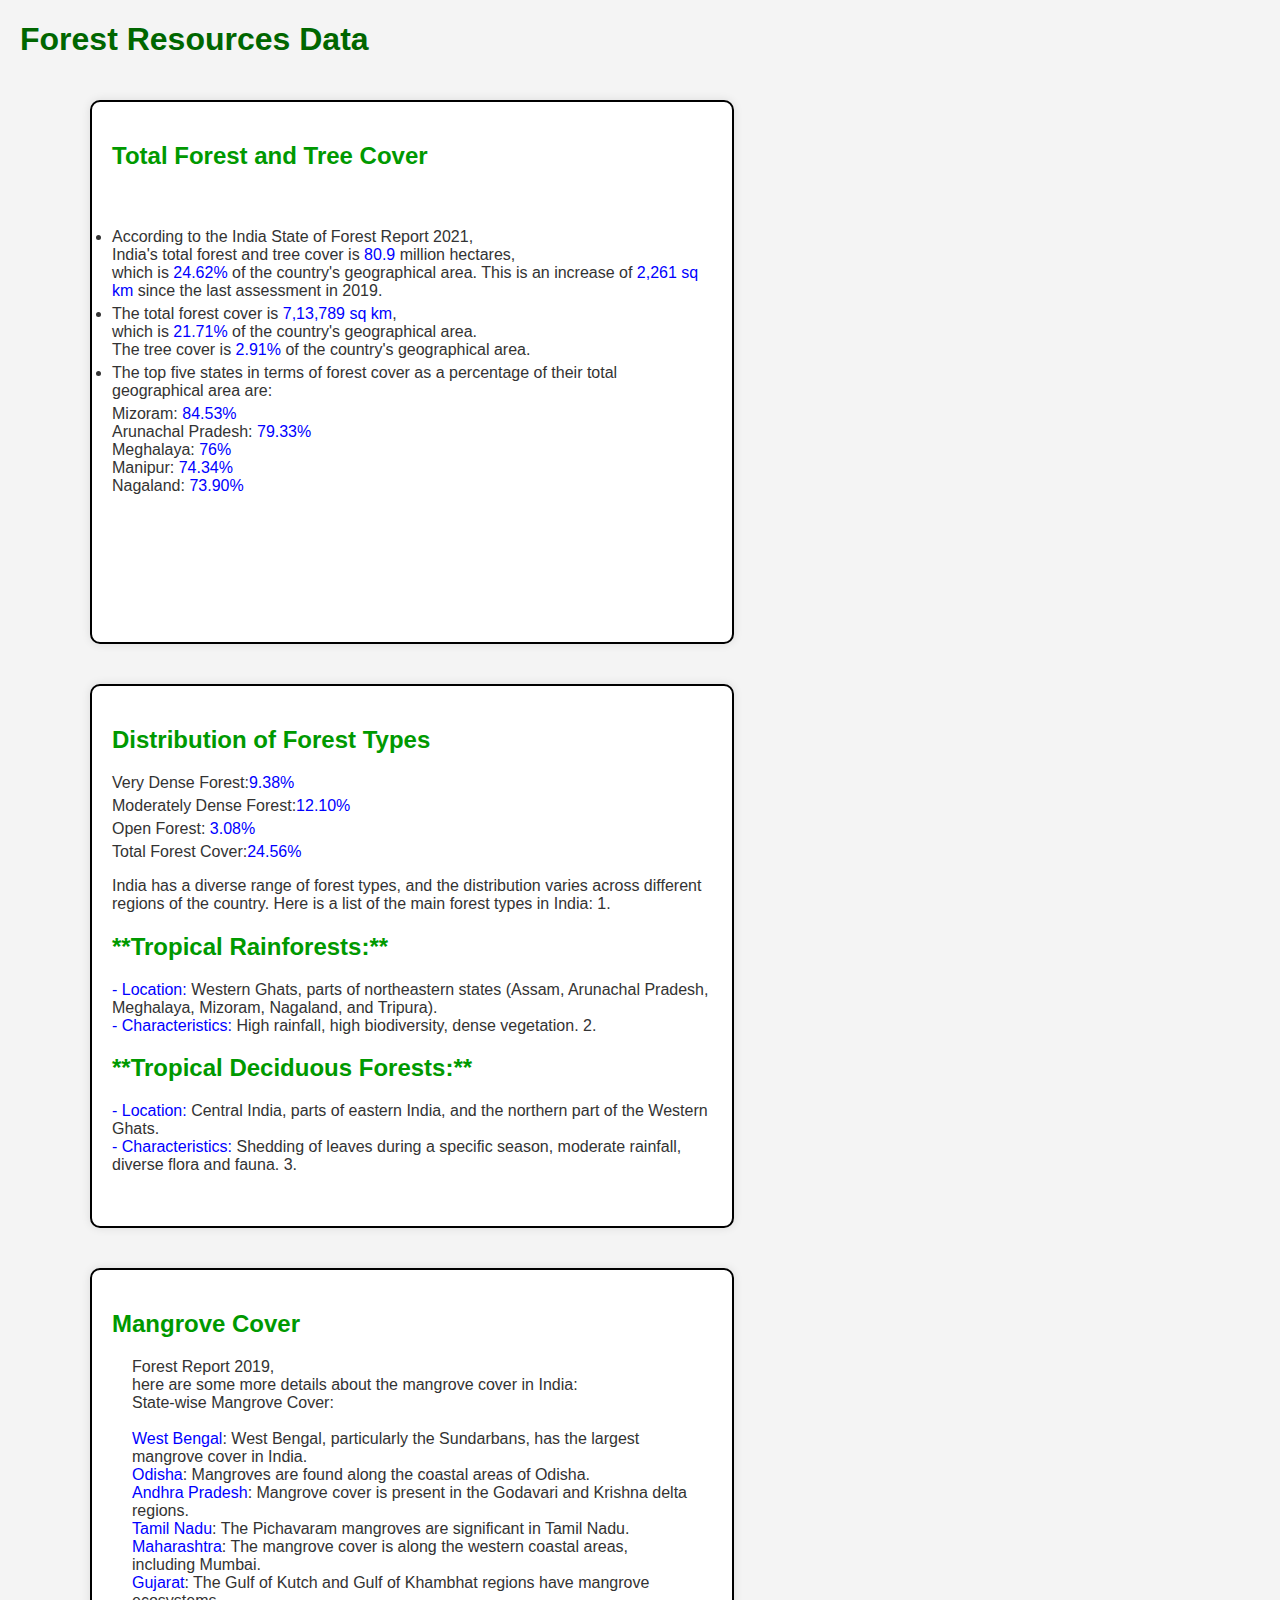
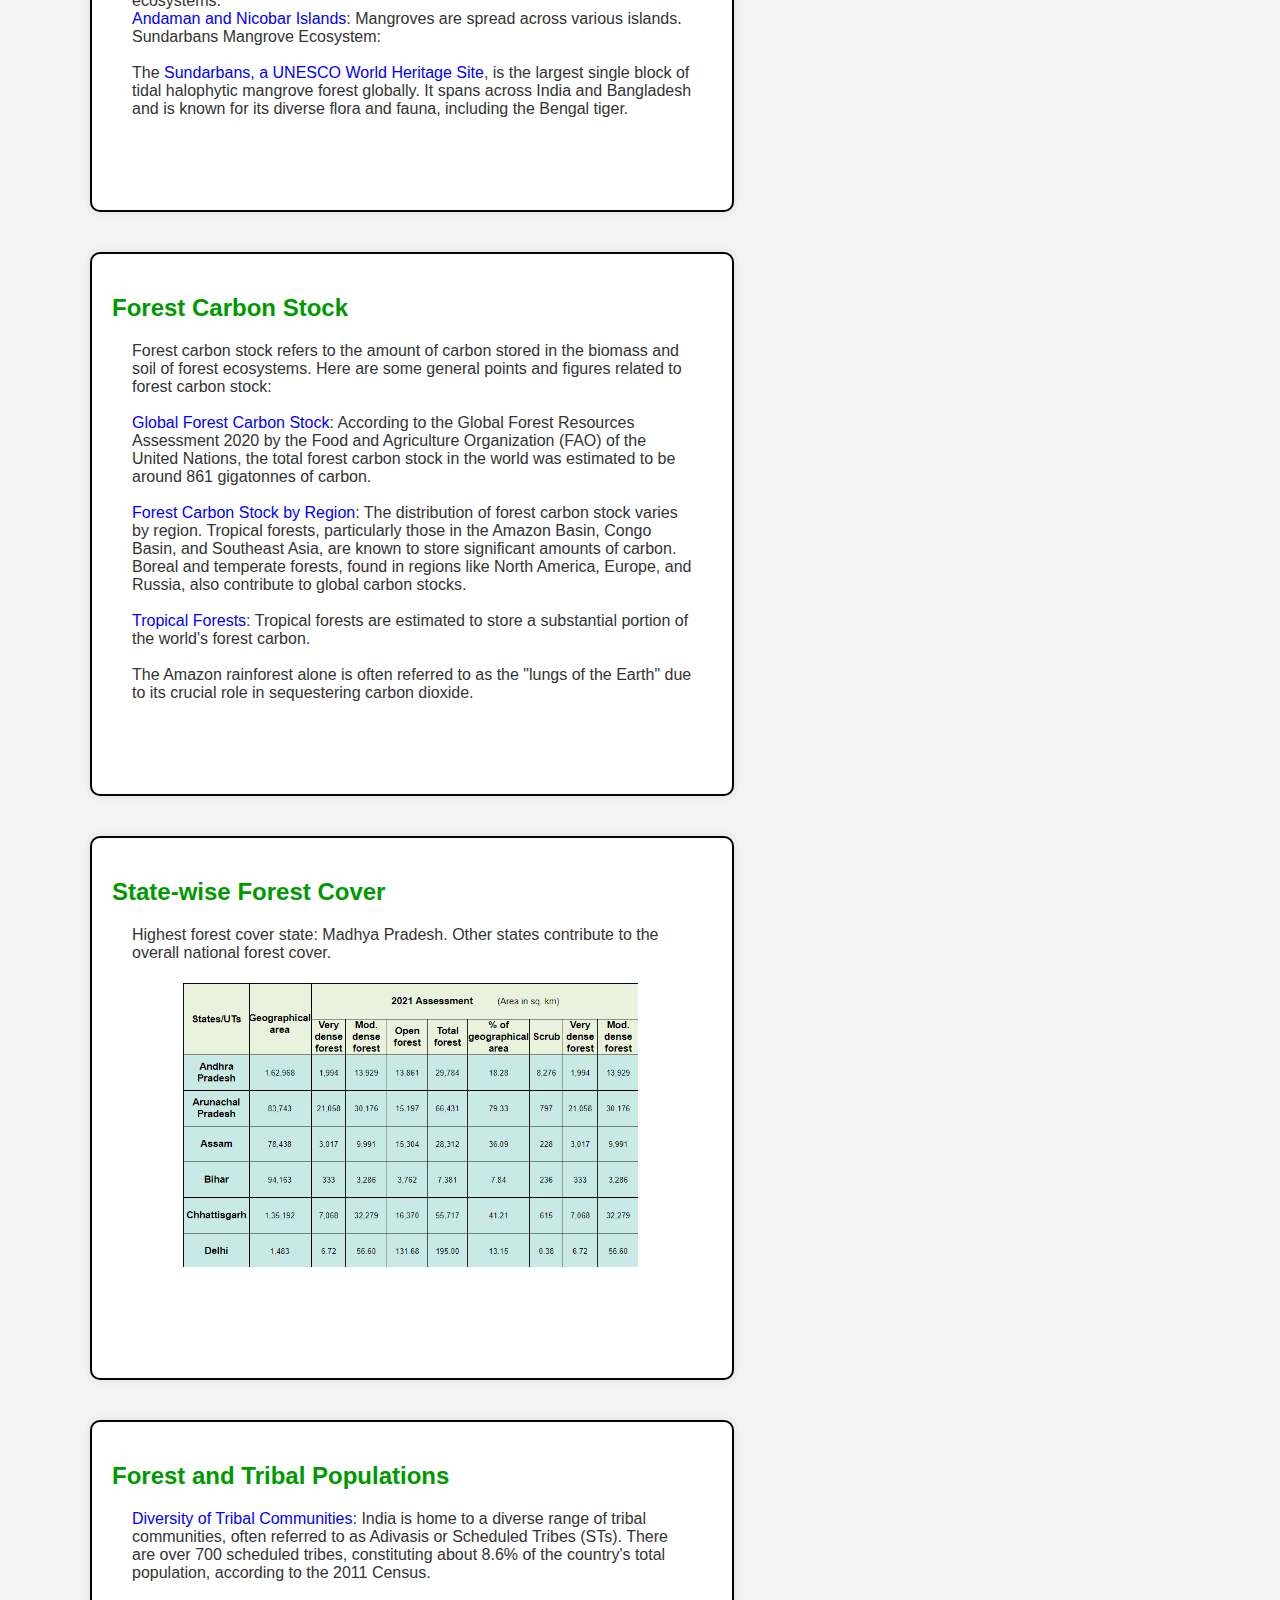
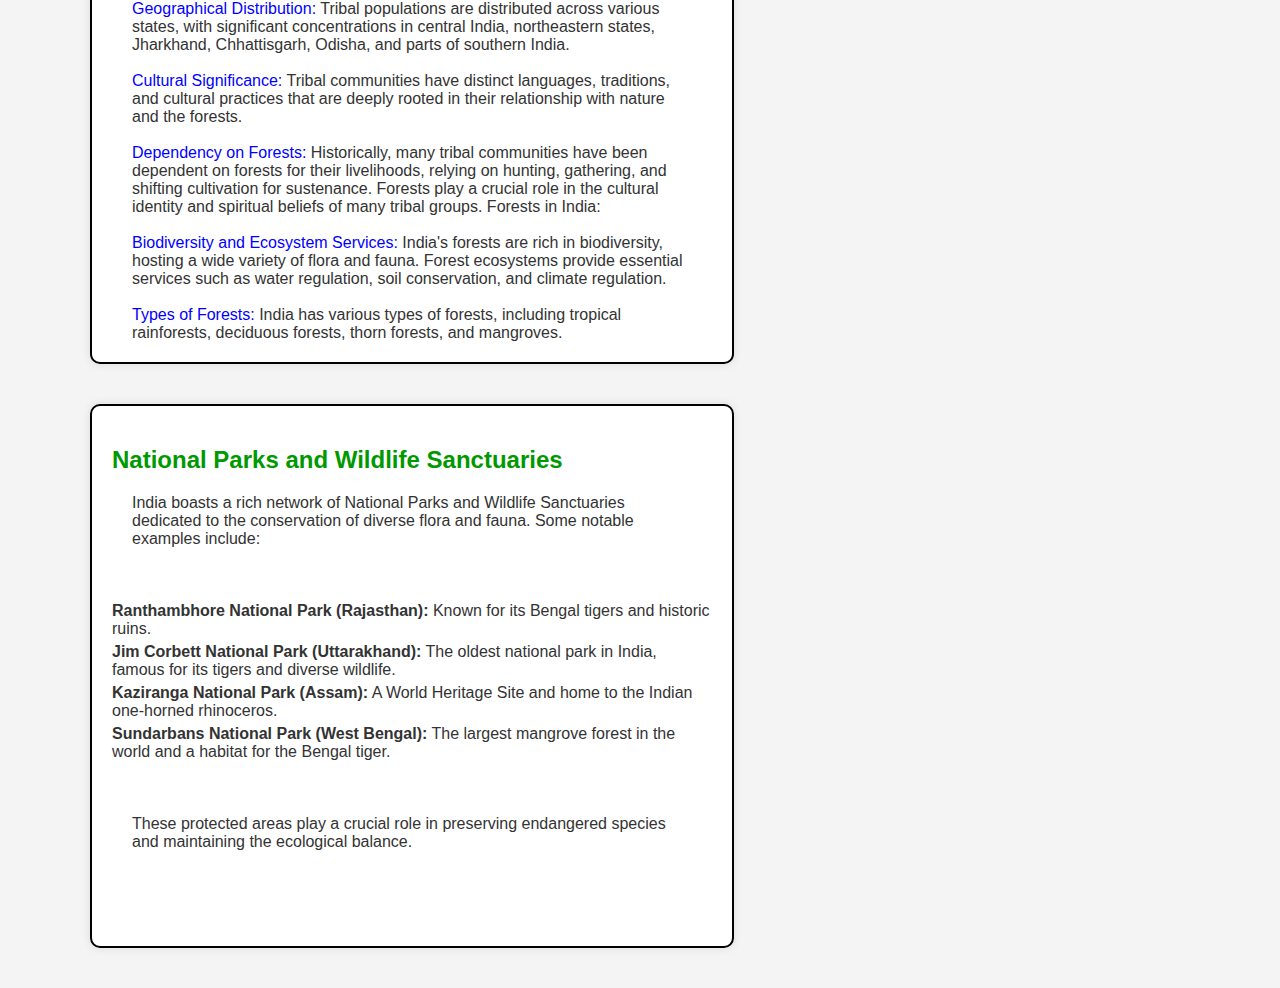
<file: data.html>
<!DOCTYPE html>
<html lang="en">
<head>
    <meta charset="UTF-8">
    <meta name="viewport" content="width=device-width, initial-scale=1.0">
    <title>Forest Resources Data</title>
    <style>
        body {
            font-family: 'Arial', sans-serif;
            margin: 20px;
            background-color: #f4f4f4;
            color: #333333;
            /* display:  inline-flex; */
        }
        img{
            margin-top: 0;
            overflow: hidden;
            height: 500px;
            /* width: 500px; */
        }
        .imgdiv{
            overflow: hidden;
            height: 285px;
            margin-left: 70px;
            /* border-radius: 30px; */
            
        }

        h1 {
            color: #006600;
        }

        h2 {
            color: #009900;
        }
        span{
            color: blue;
        }

        section {
            background-color: #ffffff;
            border-radius: 10px;
            box-shadow: 0 0 10px rgba(0, 0, 0, 0.1);
            margin-bottom: 20px;
            padding: 20px;
            transition: transform 0.3s ease-in-out;
            width: 600px;
            /* display: inline-flex; */
            margin: 20px;
            height: 500px;
            border: 2px black solid;
        }
        .content-container{
            display: inline-flex;
            flex-wrap: wrap;
            margin-left: 50px
        }

        section:hover {
            transform: scale(1.02);
        }

        ul {
            list-style-type: none;
            padding: 0;
        }

        li {
            margin-bottom: 5px;
        }
        p{
            margin: 20px;
        }
        
    </style>
</head>
<body>
    <h1>Forest Resources Data</h1>

    <div class="content-container">

        <section>
            <h2>Total Forest and Tree Cover</h2>
            <br>
            <p>
                <li>According to the India State of Forest Report 2021,<br> India's total forest and tree cover is <span>80.9</span> million hectares, <br>which is <span>24.62%</span> of the country's geographical area. This is an increase of <span>2,261 sq km</span> since the last assessment in 2019.<br> </li>
                <li>The total forest cover is <span>7,13,789 sq km</span>,<br> which is <span>21.71%</span> of the country's geographical area.<br> The tree cover is <span>2.91%</span> of the country's geographical area. <br></li>
                <li>The top five states in terms of forest cover as a percentage of their total geographical area are: <br></li>
                Mizoram: <span> 84.53%</span><br>
                Arunachal Pradesh:<span> 79.33%</span><br>
                Meghalaya:<span> 76%</span><br>
                Manipur: <span> 74.34%</span><br>
                Nagaland: <span> 73.90%</span></p>
        </section>

        <section class="types">
            <h2>Distribution of Forest Types</h2>
            <ul>
                <li>Very Dense Forest:<span>9.38%</span></li>
                <li>Moderately Dense Forest:<span>12.10%</span></li>
                <li>Open Forest: <span>3.08%</span></li>
                <li>Total Forest Cover:<span>24.56%</span></li>
            </ul>
            
            India has a diverse range of forest types, and the distribution varies across different regions of the country. Here is a list of the main forest types in India:

1. <h2>**Tropical Rainforests:**</h2>
   <span>- Location:</span> Western Ghats, parts of northeastern states (Assam, Arunachal Pradesh, Meghalaya, Mizoram, Nagaland, and Tripura).
   <br><span>- Characteristics:</span> High rainfall, high biodiversity, dense vegetation.

2. <h2>**Tropical Deciduous Forests:**</h2>
   <span>- Location:</span> Central India, parts of eastern India, and the northern part of the Western Ghats.
   <br><span>- Characteristics:</span> Shedding of leaves during a specific season, moderate rainfall, diverse flora and fauna.

3. 

        </section>

        <section>
            <h2>Mangrove Cover</h2>
            <p>
                Forest Report 2019, 
                <br>here are some more details about the mangrove cover in India:
<br>
                State-wise Mangrove Cover:
            <br>  
            <br>  
                <span>West Bengal</span>: West Bengal, particularly the Sundarbans, has the largest mangrove cover in India.<br>
                <span>Odisha</span>: Mangroves are found along the coastal areas of Odisha.<br>
                <span>Andhra Pradesh</span>: Mangrove cover is present in the Godavari and Krishna delta regions.<br>
                <span>Tamil Nadu</span>: The Pichavaram mangroves are significant in Tamil Nadu.<br>
                <span>Maharashtra</span>: The mangrove cover is along the western coastal areas, including Mumbai.<br>
                <span>Gujarat</span>: The Gulf of Kutch and Gulf of Khambhat regions have mangrove ecosystems.<br>
                <span>Andaman and Nicobar Islands</span>: Mangroves are spread across various islands.
                Sundarbans Mangrove Ecosystem:
                <br>
                <br>
                The <span>Sundarbans, a UNESCO World Heritage Site</span>, is the largest single block of tidal halophytic mangrove forest globally.
                It spans across India and Bangladesh and is known for its diverse flora and fauna, including the Bengal tiger.</p>
        </section>

        <section>
            <h2>Forest Carbon Stock</h2>
            <p>Forest carbon stock refers to the amount of carbon stored in the biomass and soil of forest ecosystems. Here are some general points and figures related to forest carbon stock:
<br><br>
                <span>Global Forest Carbon Stock</span>:
                
                According to the Global Forest Resources Assessment 2020 by the Food and Agriculture Organization (FAO) of the United Nations, the total forest carbon stock in the world was estimated to be around 861 gigatonnes of carbon.
                <br>
                <br>
                <span>Forest Carbon Stock by Region</span>:
            
                The distribution of forest carbon stock varies by region. Tropical forests, particularly those in the Amazon Basin, Congo Basin, and Southeast Asia, are known to store significant amounts of carbon.<br>
                Boreal and temperate forests, found in regions like North America, Europe, and Russia, also contribute to global carbon stocks.
                <br>
                <br>
                <span>Tropical Forests</span>:
                
                Tropical forests are estimated to store a substantial portion of the world's forest carbon. 
                <br><br>The Amazon rainforest alone is often referred to as the "lungs of the Earth" due to its crucial role in sequestering carbon dioxide.</p>
        </section>

        <section>
            <h2>State-wise Forest Cover</h2>
            <p>Highest forest cover state: Madhya Pradesh. Other states contribute to the overall national forest cover.</p>
            <div class="imgdiv"><img src="image/Screenshot 2023-11-14 141529.png" alt="">
            <img src="image/Screenshot 2023-11-14 141548.png" alt="">
            <img src="image/Screenshot 2023-11-14 141605.png" alt="">
</div>

        </section>

        <section>
            <h2>Forest and Tribal Populations</h2>
            <p><span>Diversity of Tribal Communities:</span>

                India is home to a diverse range of tribal communities, often referred to as Adivasis or Scheduled Tribes (STs).
                There are over 700 scheduled tribes, constituting about 8.6% of the country's total population, according to the 2011 Census.<br><br>
                <span>Geographical Distribution:</span>
                
                Tribal populations are distributed across various states, with significant concentrations in central India, northeastern states, Jharkhand, Chhattisgarh, Odisha, and parts of southern India.<br><br>
                <span>Cultural Significance:</span>
                
                Tribal communities have distinct languages, traditions, and cultural practices that are deeply rooted in their relationship with nature and the forests.<br><br>
                <span>Dependency on Forests:</span>
                
                Historically, many tribal communities have been dependent on forests for their livelihoods, relying on hunting, gathering, and shifting cultivation for sustenance.
                Forests play a crucial role in the cultural identity and spiritual beliefs of many tribal groups.
                Forests in India:<br><br>
                <span>Biodiversity and Ecosystem Services:</span>
                
                India's forests are rich in biodiversity, hosting a wide variety of flora and fauna.
                Forest ecosystems provide essential services such as water regulation, soil conservation, and climate regulation.<br><br>
                <span>Types of Forests:</span>
                
                India has various types of forests, including tropical rainforests, deciduous forests, thorn forests, and mangroves.<br><br>
                </p>
        </section>

        <section>
            <h2>National Parks and Wildlife Sanctuaries</h2>
            <p>India boasts a rich network of National Parks and Wildlife Sanctuaries dedicated to the conservation of diverse flora and fauna. Some notable examples include:</p>
            <br>
            <ul>
                <li><strong>Ranthambhore National Park (Rajasthan):</strong> Known for its Bengal tigers and historic ruins.</li>
                <li><strong>Jim Corbett National Park (Uttarakhand):</strong> The oldest national park in India, famous for its tigers and diverse wildlife.</li>
                <li><strong>Kaziranga National Park (Assam):</strong> A World Heritage Site and home to the Indian one-horned rhinoceros.</li>
                <li><strong>Sundarbans National Park (West Bengal):</strong> The largest mangrove forest in the world and a habitat for the Bengal tiger.</li>
            </ul>
<br>
            <p>These protected areas play a crucial role in preserving endangered species and maintaining the ecological balance.</p>
        </section>

        <!-- Add more sections for additional data -->

    </div>
</body>
</html>
</file>
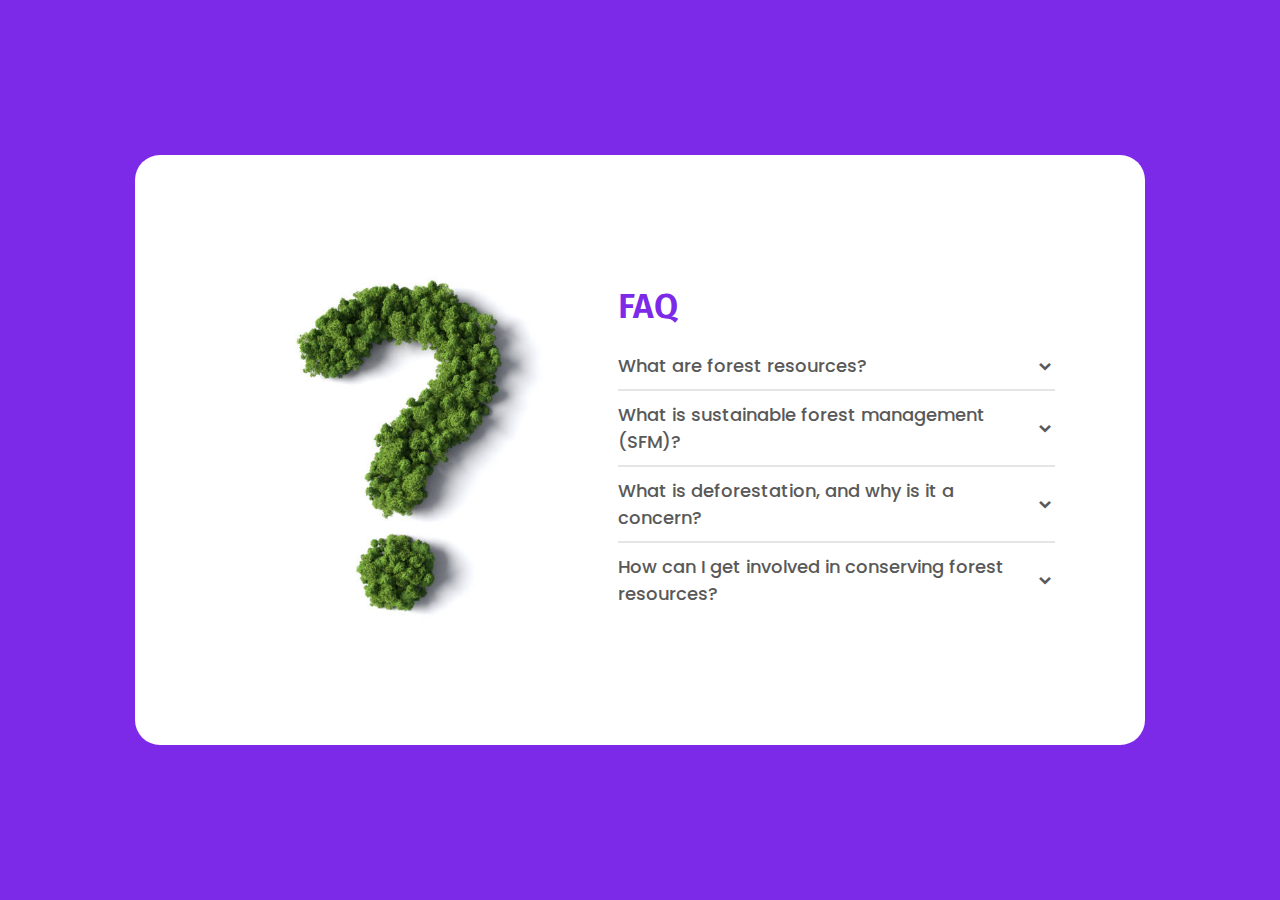
<file: FAQ.html>
<!DOCTYPE html>
<!-- Coding by CodingNepal | www.codingnepalweb.com -->
<html lang="en" dir="ltr">
  <head>
    <meta charset="UTF-8">
    <title> Responsive FAQ Accordion | CodingLab </title>
    <link rel="stylesheet" href="FAQ.css">
    <!-- Boxicons CDN Link -->
    <link href='https://unpkg.com/boxicons@2.0.7/css/boxicons.min.css' rel='stylesheet'>
    <meta name="viewport" content="width=device-width, initial-scale=1.0">
   </head>
<body>
  

  <div class="accordion">
    <div class="image-box">
      <img class="img1" src="image/istockphoto-1396912435-612x612.jpg" alt="Accordion Image">
    </div>
    <div class="accordion-text">
      <div class="title">FAQ</div>
    <ul class="faq-text">
      <li>
        <div class="question-arrow">
          <span class="question">What are forest resources?</span>
          <i class="bx bxs-chevron-down arrow"></i>
        </div>
        <p>Forest resources refer to all the goods and services that forests provide to humans and the environment. These resources include timber, non-timber forest products, biodiversity, water, carbon storage, and recreational opportunities.</p>
        <span class="line"></span>
      </li>
      <li>
        <div class="question-arrow">
          <span class="question">What is sustainable forest management (SFM)?</span>
          <i class="bx bxs-chevron-down arrow"></i>
        </div>
        <p>Sustainable forest management is the responsible use and conservation of forests to meet the needs of the present without compromising the ability of future generations to meet their own needs. It aims to balance environmental, economic, and social objectives.</p>
        <span class="line"></span>
      </li>
      <li>
        <div class="question-arrow">
          <span class="question"> What is deforestation, and why is it a concern?</span>
          <i class="bx bxs-chevron-down arrow"></i>
        </div>
        <p>Deforestation is the process of clearing or removing forests to make way for agriculture, infrastructure, or urban development. It is a concern because it leads to the loss of biodiversity, disrupts ecosystems, and contributes to climate change.</p>
        <span class="line"></span>
      </li>
      <li>
        <div class="question-arrow">
          <span class="question"> How can I get involved in conserving forest resources?</span>
          <i class="bx bxs-chevron-down arrow"></i>
        </div>
        <p>You can get involved by supporting conservation organizations, participating in reforestation and afforestation initiatives, advocating for sustainable forest management practices, and being mindful of your consumption of forest products.</p>
        <span class="line"></span>
      </li>
      <li>
        <div class="question-arrow">
          <span class="question"> How can I promote responsible consumption of forest products?</span>
          <i class="bx bxs-chevron-down arrow"></i>
        </div>
        <p>You can promote responsible consumption by choosing products with certifications such as FSC (Forest Stewardship Council) or Rainforest Alliance, which indicate that the products are sourced sustainably. You can also reduce your consumption of paper and wood products.</p>
        <span class="line"></span>
      </li>
    </ul>
    </div>
  </div>


  <script>
    let li = document.querySelectorAll(".faq-text li");
    for (var i = 0; i < li.length; i++) {
      li[i].addEventListener("click", (e)=>{
        let clickedLi;
        if(e.target.classList.contains("question-arrow")){
          clickedLi = e.target.parentElement;
        }else{
          clickedLi = e.target.parentElement.parentElement;
        }
       clickedLi.classList.toggle("showAnswer");
      });
    }
  </script>

</body>
</html>
</file>
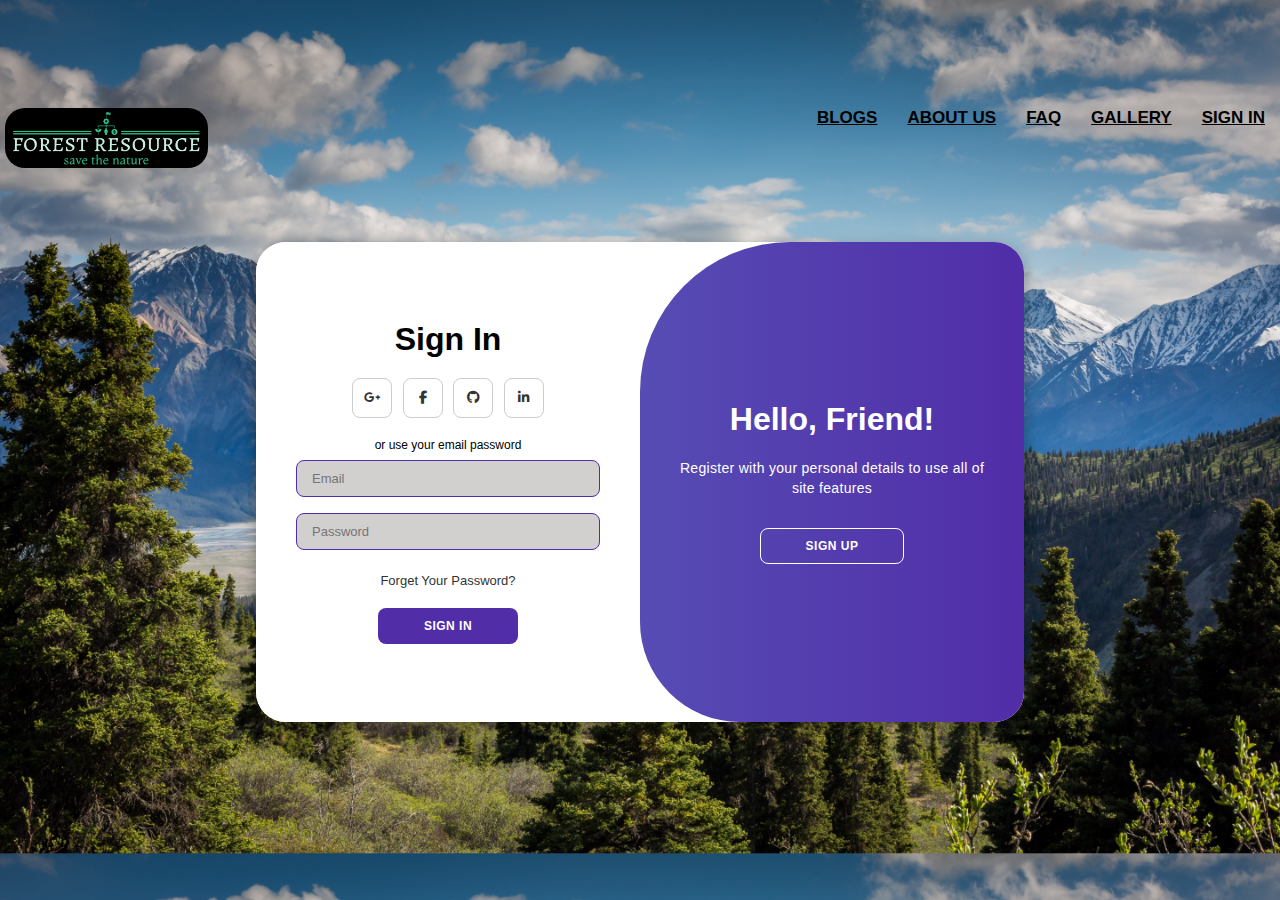
<file: signin.html>
<!DOCTYPE html>
<html lang="en">

<head>
    <meta charset="UTF-8">
    <meta name="viewport" content="width=device-width, initial-scale=1.0">
    <link rel="stylesheet" href="https://cdnjs.cloudflare.com/ajax/libs/font-awesome/6.4.2/css/all.min.css">
    <link rel="stylesheet" href="signin.css">
    <title>login or signup</title>
</head>

<body>
    <div class="navbar">
        <a href="index.html"><img class="logo" src="image/Screenshot 2023-11-04 193628.png"></a>
    <div class="container1">
        
        <ul>
          <li class="navlink"><a target="_blank" href="blogs.html">BLOGS</a></li>
          <li class="navlink"><a target="_blank" href="aboutus.html">ABOUT US</a></li>
          <li class="navlink"><a target="_blank" href="FAQ.html">FAQ</a></li>
          <li class="navlink"><a target="_blank" href="gallery.html">GALLERY</a></li>
          <li class="navlink"><a target="_blank" href="signin.html">SIGN IN</a></li>
          <!-- <li class="navlink" id="profilelogo"><a href=""><img width="30px" src="image/Screenshot_2023-10-31_200329-removebg-preview.png"></a></li> -->
        </ul>
        <div class="emptydiv1"></div>
        <div class="emptydiv2"></div>
        <div class="emptydiv3"></div> 
        
        <!-- <img style="margin-top: 5px" class="profilelogo" src="image/Screenshot_2023-10-31_200329-removebg-preview.png"> -->
      </div>
      
    <!-- <span><h1>FOREST<br>RESOURCE</h1></span> -->
    </div>
    <div class="container" id="container">
        <div class="form-container sign-up">
            <form>
                <h1>Create Account</h1>
                <div class="social-icons">
                    <a target="_blank" href="https://www.google.com/" class="icon"><i class="fa-brands fa-google-plus-g"></i></a>
                    <a href="https://facebook.com" class="icon"><i class="fa-brands fa-facebook-f"></i></a>
                    <a href="https://github.com" class="icon"><i class="fa-brands fa-github"></i></a>
                    <a href="https://linkedin.com" class="icon"><i class="fa-brands fa-linkedin-in"></i></a>
                </div>
                <span>or use your email for registeration</span>
                <input type="text" placeholder="Name">
                <input type="email" placeholder="Email">
                <input type="password" placeholder="Password">
                <button>Sign Up</button>
            </form>
        </div>
        <div class="form-container sign-in">
            <form>
                <h1>Sign In</h1>
                <div class="social-icons">
                    <a href="#" class="icon"><i class="fa-brands fa-google-plus-g"></i></a>
                    <a href="#" class="icon"><i class="fa-brands fa-facebook-f"></i></a>
                    <a href="#" class="icon"><i class="fa-brands fa-github"></i></a>
                    <a href="#" class="icon"><i class="fa-brands fa-linkedin-in"></i></a>
                </div>
                <span>or use your email password</span>
                <input type="email" placeholder="Email">
                <input type="password" placeholder="Password">
                <a href="#">Forget Your Password?</a>
                <button>Sign In</button>
            </form>
        </div>
        <div class="toggle-container">
            <div class="toggle">
                <div class="toggle-panel toggle-left">
                    <h1>Welcome Back!</h1>
                    <p>Enter your personal details to use all of site features</p>
                    <button class="hidden" id="login">Sign In</button>
                </div>
                <div class="toggle-panel toggle-right">
                    <h1>Hello, Friend!</h1>
                    <p>Register with your personal details to use all of site features</p>
                    <button class="hidden" id="register">Sign Up</button>
                </div>
            </div>
        </div>
    </div>

    <script src="signin.js"></script>
</body>

</html>
</file>
<file: index.css>
body{
    background-color:rgb(0, 0, 0);
    /* display: grid; */
    place-items: center;
    
}
.logo{
    height: 60px;
    border-radius:20px;
    margin-top: 10px;
    margin-left: 5px; 
    margin-bottom: 0;
}
/* search bar */


/* link */
.container {
    width:100%;
    height: 0px;
    display: flex;
    justify-content:right;
    align-items: right;
  }
  ul {
    display: flex;
  }
  ul .navlink {
    list-style: none;
  }
  ul .navlink a {
    text-decoration: underline;
    text-transform: uppercase;
    position: relative;
    display: block;
    padding: 10px 15px;
    color: green;
    transition: .5s;
    margin-top: 20px;
    font-size: 17px;
    font-weight: 700;
    font-family: Arial, Helvetica, sans-serif;
}
ul .navlink a:hover {
    color: #000;
}
  ul .navlink a::before {
    content: '';
    position: absolute;
    top: 0;
    left: 0;
    width: 0%;
    height: 0%;
    box-shadow: 0 1px 0 0 #fff,
                0 -1px 0 0 #fff;
    transform: scaleY(2.5);
    opacity: 0;
    transition: .5s;
  }
  ul .navlink a:hover::before {
    transform: scaleY(1);
    opacity: 1;
  }
  ul .navlink a::after {
    content: '';
    position: absolute;
    top: 0;
    left: 0;
    width: 100%;
    height: 100%;
    background: #fff;
    transform: scale(0);
    transition: .5s;
    z-index: -1;
    border-radius: 10px;
  }
  ul .navlink a:hover::after {
    transform: scale(1);
  }




  
  .navbar{
    display: inline-flex;
    justify-content: right;
    align-items: right;
    /* padding-top: 0px; */
    /* margin-bottom: 0px; */
    width: 100%;
    /* background-color: #1877f2; */

    
    
  }
  .emptydiv1{
    background-color:rgb(255, 255, 255);
    height: 150px;
    width: 50px;
    margin: 8px;
    justify-content: right;
    align-items:right;
  }
  .emptydiv2{
    background-color:rgb(255, 255, 255);
    height: 200px;
    width: 50px;
    margin: 8px;
  }
  .emptydiv3{
    background-color:rgb(255, 255, 255);
    height: 250px;
    width: 50px;
    margin: 8px;
  }

                        /* footer */
footer{
    color: black;
    font-family: sens-serif;
    background-color: #171717;
    text-align: center;
    border-radius: 30px;
    width: 98%;
    align-items: center;
    border-color:#333333;
    border-style: solid;
    border-width: 2px; 
    margin-left: 15px;   
}
fieldset{
    border-color:transparent;
    font-weight:bolder ;
    text-align: left;    
}
legend{
    padding-top: 10px;
    border-bottom: 1px solid #ffffff;
    margin-bottom: 10px;
    margin-left: 30px;
}
.info{
    margin-top: 10px;
    display: inline-flex;
    justify-content:center;
    color:rgb(255, 255, 255);
    font-family: Arial, Helvetica, sans-serif;
    margin-left: 50px;
}

.terms{
    color: white;
    text-decoration: none;
    width: 20%;
    border-radius: 5px;
    text-align: center;
    transition: all 0.1s;

}
.terms:hover{
    transform: scale(2);
    color: #50ff24;
    border: 2px solid #fff;

}
.copyright{
    font-weight:bolder;
    padding-bottom: 5px;
    color:rgb(255, 255, 255);
}
.author{
    width: 110px;
    display: inline;
    background-color:transparent;
    margin: auto;
    padding: auto;
    border-radius: 100px;
    box-shadow:#333333 5px 5px 5px;
    background-size: cover;
    position: relative;
}
.container img{
    display: block;
    transition: all 2s;
}
.container:hover img{
    transform: scale(1.2)
}
.container{
    
    border-radius: 90px;
    background-color: transparent;
}
.photo{
    display: inline-flex;
    margin:10px;  
    margin-top: 40px;
}
.hr1{
    width: 80%;
    border-color:#333333;
    border-width: 2px;
    justify-content: center;
    display: flex;
    align-items: center;
    margin-left: 140px;
    margin-top: 20px;   
}
.bio{
    text-align: left;
    color: white;
    transition: all 1s;
}
b.namestyle{
    font-size: 25px;
    
}
abbr{
    text-decoration: underline;
    
    border-radius: 10px;
   
}

main{
    padding-top: 100px;
}
                            /* home page image transition */
.imagetrans{
    width: 900px;
    height: 500px;
    background-image: url("image/9.jpg");
    background-size: 100% 100%;
    /* box-shadow:#FFF 0px 0px 20px; */
    animation: changeImage 18s linear infinite;
    border-radius: 10px;
    margin-left: 20px;;
    transition: all 1s;
    border: 3px solid #fff;
    text-align: center;
    

    
}
.imagetrans:hover{
    transform: scale(1.07)
}
@keyframes changeImage {
    0%{
        background-image: url("image/9.jpg") 
    }
    25%{
        background-image: url("image/10.jpg")
    }
    50%{
        background-image: url("image/11.jpg")
    }
    75%{
        background-image: url("image/12.jpg")
    }
    100%{
        background-image: url("image/13.jpg")
    }
    0%{
        background-image: url("image/14.jpg")
    }   
}
.accountimg{
    height: 150px;
    margin-top: 30px;
    
    
}
.img1{
    color: white;
}
p.imgpara{
    font-weight: 500;
    font-size: x-large;
    font-family: Arial, Helvetica, sans-serif;
    color: white;
    padding-top: 70px;
}
.signdiv{
display: inline-flex;
}
.signindiv{
    height: 35px;
    width: 100px;
    background-color: rgb(3, 113, 3);
    margin-top: 10px;
    border-radius: 10px;
    margin-left: 10px;
    border: 2px solid rgb(70, 113,90);
    box-shadow: 0px 2px 2px #000;
    text-align: center;
}
.signinlink{
text-decoration: none;
/* background-color: #bac383; */
margin-top: 7px;
height:50px;
font-size:20px;
color:rgb(255, 255, 255);
font-family: Arial, Helvetica, sans-serif
}

.imagehead{
    /* color:rgb(255, 255, 255); */
    display:inline-flex;
}

.imageheading{
    /* margin-left: 50px; */
    color: green;
    
    /* text-shadow: 5px 2px #222324, 2px 4px #222324, 3px 5px #222324 */
    font-size: 70px;
}
.headparacont{
    width: 550px;
    /* background-color: #1877f2; */
    margin-left: 40px;

}
.image_para{
    color: white;
    font-family: Arial, Helvetica, sans-serif;
    font-size: larger;
}



                                /* social media icon in footer */
*{
    margin: 0;
    padding: 0;
    box-sizing: border-box;
}
*:focus
*:active{
    outline: none !important;
    -webkit-tap-highlight-color: transparent;
}
.wrapper{
    display: inline-flex;
    list-style: none;
}
.wrapper .icon{
    position:relative; 
    background:#ffffff;
    border-radius:30px;
    padding: 15px;
    margin: 20px;
    width: 30px;
    height:30px;
    font-size:20px;
    display:flex;
    justify-content: center;
    align-items: center;
    flex-direction:column;
    box-shadow: 0 10px 10px rgba(0,0,0,0.1);
    cursor: pointer;
    transition: all 0.3s cubic-bezier(0.68, -0.55,0.265, 1.55);
}
.social-media{
    align-items: right;
    justify-content: right;
    display: inline-flex;
    background-color: transparent;
    background-size: cover;
}
.wrapper .tooltip{
    position: absolute;
    top: 0;
    font-size: 15px;
    background: white;
    color: white;
    padding: 5px 8px;
    border-radius: 5px;
    box-shadow: 0 10px 10px rgba(0, 0, 0, 0.1);
    opacity: 0;
    pointer-events: none;
    transition: all 0.3s cubic-bezier(0.68, -0.55, 0.265, 1.55);
}
.wrapper .tooltip::before{
    position: absolute;
    content: "";
    height: 8px;
    width: 8px;
    background: #fff ;
    bottom: -3px;
    left: 50%;
    transform: translate(-50%) rotate(45deg);
    transition: all 0.3s cubic-bezier(0.68, -0.55, 0.265, 1.55);  
}
.wrapper .icon:hover .tooltip{
    top: -45px;
    opacity: 1;
    visibility: visible;
    pointer-events: auto;
}
.wrapper .icon:hover span,
.wrapper .icon:hover .tooltip{
    text-shadow: 0px -1px 0px rgba(0, 0, 0, 0.1);
}
.wrapper .facebook:hover,
.wrapper .facebook:hover .tooltip,
.wrapper .facebook:hover .tooltip::before{
    background: #1877f2;
    color: #fff; 
}
.wrapper .twitter:hover,
.wrapper .twitter:hover .tooltip,
.wrapper .twitter:hover .tooltip::before{
    background: #52bcec;;
    color: #ffffff;
}
.wrapper .instagram:hover,
.wrapper .instagram:hover .tooltip,
.wrapper .instagram:hover .tooltip::before{
    background: #E4405F;
    color: #ffffff;
}
.wrapper .github:hover,
.wrapper .github:hover .tooltip,
.wrapper .github:hover .tooltip::before{
    background: #333333;
    color: #ffffff;
}
.wrapper .youtube:hover,
.wrapper .youtube:hover .tooltip,
.wrapper .youtube:hover .tooltip::before{
    background: #CD201F;
    color: #ffffff;
}
                                           /*  3 flip card */
.card_container{
    width: 1200px;
    height: 500px;
    border: 3px solid #ffffff;
    border-radius: 20px;
    margin-top: 100px;
    display: flex;
    margin-left: 150px;
    margin-right: auto;
    /* background-color: #171717; */
    /* perspective: 1000px; */
}
.flip-card{
    background-color: transparent;
  width: 300px;
  height: 400px;
  /* border: 1px solid #f1f1f1; */
  perspective: 1000px; 
  margin: 48px;
  
  
  

}



.flip-card-inner{
    position: relative;
    width: 100%;
    height: 100%;
    text-align: center;
    transition: transform 0.9s;
    transform-style: preserve-3d;
    
}
.flip-card:hover .flip-card-inner{
    transform: rotateY(180deg) scale(1.09);
}
.flip-card1:hover .flip-card-inner{
    transform: rotateY(180deg) scale(1.09);
}
.front_cards, .backcard{
    position: absolute;
    width: 100%;
    height: 100%;
    -webkit-backface-visibility: hidden;
    backface-visibility: hidden;
    border-radius: 20px;
    border: 2px solid #ffffff;
    box-shadow: #ffffff 2px 4px 2px;

    
}
.front_cards{
    background-color: #bbb;
    color: black;
    height: 400px;
    width: 300px;
    
}
.backcard{
    background-color: white;
    color: black;
    transform: rotateY(180deg);
    background-image: url("image/17.jpg");
    background-size: 100%;
    
}
.backpara{
    color: white;
    margin-top: 80px;
    margin-bottom: 20px;
}
a{
    text-decoration: none;
    
}
#card1{
    background-image: url(image/19.jpg);
    background-position: center;
    background-size: 100%;
    
}
#card2{
    background-image: url(image/20.jpg);
    background-size: 100%;
    /* justify-content: right; */
}
#card3{
    background-image:url(image/21.jpg) ;
    background-size: 100%;
}
.card_heading{
    color: white;
    padding-top: 100px;
}
.cardpara{
    color:rgb(255, 255, 255);
    font-weight: 500;
    font-size:x-large;
}
#rotateicon1{
    margin-top: 20px; 
}
#rotateicon2{
    margin-top: 40px;   
}
#rotateicon3{
    margin-top: 60px;   
}


.slider_container{
    position:absolute;
    left: 50%;
    top:50%;
    transform: translate(-50%,-50%);
    width:1100px;
    margin-top: 1400px;
    height:600px;
    /* padding:50px; */
    background-color: transparent;
    box-shadow: 0px 0px 10px #dbdbdb;
    border-radius: 30px;
    margin-bottom: 0;
    /* padding-bottom: -50px ; */
    

}
#slide{
    width:max-content;
    margin-top:50px;
    
    
}
.item{
    width:200px;
    height:300px;
    background-position: 50% 50%;
    display: inline-block;
    transition: 0.5s;
    background-size: cover;
    position: absolute;
    z-index: 1;
    top:50%;
    transform: translate(0,-50%);
    border-radius: 20px;
    box-shadow:  10px 10px 10px #555;
}
.item:nth-child(1),
.item:nth-child(2){
    left:0;
    top:0;
    transform: translate(0,0);
    border-radius: 0;
    width:100%;
    height:100%;
    box-shadow: none;
    border-radius: 30px;
}
.item:nth-child(3){
    left:50%;
}
.item:nth-child(4){
    left:calc(50% + 220px);
}
.item:nth-child(5){
    left:calc(50% + 440px);
}
.item:nth-child(n+6){
    left:calc(50% + 660px);
    opacity: 0;
}
.item .content{
    position: absolute;
    top:50%;
    left:100px;
    width:300px;
    text-align: left;
    padding:0;
    color:#eee;
    transform: translate(0,-50%);
    display: none;
    font-family: system-ui;
    
}
.item:nth-child(2) .content{
    display: block;
    z-index: 11111;
}
.item .name{
    font-size: 40px;
    font-weight: bold;
    opacity: 0;
    animation:showcontent 1s ease-in-out 1 forwards
}
.item .des{
    margin:20px 0;
    opacity: 0;
    animation:showcontent 1s ease-in-out 0.3s 1 forwards
}
.item button{
    padding:10px 20px;
    border:none;
    opacity: 0;
    animation:showcontent 1s ease-in-out 0.6s 1 forwards
    
}
@keyframes showcontent{
    from{
        opacity: 0;
        transform: translate(0,100px);
        filter:blur(33px);
    }to{
        opacity: 1;
        transform: translate(0,0);
        filter:blur(0);
    }
}
.buttons{
    
    position: absolute;
    bottom:30px;
    z-index: 222222;
    text-align: center;
    width:100%;

}
.buttons button{
    width:50px;
    height:50px;
    border-radius: 50%;
    border:1px solid #555;
    transition: 0.5s;
}.buttons button:hover{
    background-color: #bac383;
}
/* signin page */
*{
    padding: 0;
    margin: 0;
    box-sizing: border-box;
}

body, input,textarea, a{
    font-family: 'Roboto', sans-serif;
}
#section-wrapper{
    width: 100%;
    padding: 10px;
    margin-top: 800px;

}
.box-wrapper{
    position: relative;
    display: table;
    width:1100px;
    margin:auto;
    margin-top:35px;
    border-radius: 30px;
}
.info-wrap{
    width:35%;
    height: 551px;
    padding: 40px;
    float: left;
    display: block;
    border-radius: 30px 0px 0px 30px;
    background: linear-gradient(144deg, rgba(126,39,156,1) 0%, rgba(49,39,157,1) 49%);
    color: #fff;
}
.info-title{
    text-align: left;
    font-size: 28px;
    letter-spacing: 0.5px;
}
.info-sub-title{
    font-size: 18px;
    font-weight: 300;
    margin-top: 17px;
    letter-spacing: 0.5px;
    line-height: 26px;
}
.info-details {
    list-style: none;
    margin: 60px 0px;
    display: inline;
}
.info-details li {
    margin-top: 25px;
    font-size: 18px;
    color: #fff;
}
.info-details li i {
    background: #F44770;
    padding: 12px;
    border-radius: 50%;
    margin-right: 5px;
}
.info-details li a {
    color: #fff;
    text-decoration: none;
}
.info-details li a:hover {
    color: #F44770;
}
.social-icons {
    list-style: none;
    text-align:center;
    margin: 20px 0px;
}
.social-icons li {
    display: inline-block;
}
.social-icons li i {
    background: #F44770;
    color: #fff;
    padding: 15px;
    font-size: 20px;
    border-radius: 22%;
    margin: 0px 5px;
    cursor: pointer;
    transition: all .5s;
}
.social-icons li i:hover {
    background: #fff;
    color: #000000;
}
.form-wrap{
    width:65%;
    float: right;
    padding:40px 25px 35px 25px;
    border-radius: 0px 30px 30px 0px;
    background: #ecf0f3;
}
.form-title{
    text-align: left;
    margin-left: 23px;
    font-size: 28px;
    letter-spacing: 0.5px;
}
.form-fields{
    display: table;
    width: 100%;
    padding: 15px 5px 5px 5px;
}
.form-fields input,
.form-fields textarea{
    border: none;
    outline:none;
    background: none;
    font-size: 18px;
    color:#555;
    padding: 20px 10px 20px 5px;
    width:100%
}
.form-fields textarea{
    height: 150px;
    resize: none;
}
.form-group{
    width: 46%;
    float: left;
    padding: 0px 30px;
    margin: 14px 12px;
    border-radius: 25px;
    box-shadow: inset 8px 8px 8px #cbced1, inset -8px -8px 8px #ffffff;
}
.form-fields .form-group:last-child {
    width: 96%;
}
.submit-button{
    width: 96%;
    height: 60px;
    margin: 0px 12px;
    border-radius: 30px;
    font-size: 20px;;
    font-weight: 700;
    outline: none;
    border:none;
    cursor: pointer;
    color:#fff;
    text-align: center;
    background: #F44770;
    box-shadow: 3px 3px 8px #b1b1b1, -3px -3px 8px #ffffff;
    transition: .5s;
}
.submit-button:hover{
    background: #31279d;
}


/* Responsive css */

@media only screen and (max-width: 767px) {
    .box-wrapper{
        width: 100%;
    }
    .info-wrap,
    .form-wrap{
        width: 100%;
        height: inherit;
        float: none;  
    }
    .info-wrap{
        border-radius: 30px 30px 0px 0px;
    }
    .form-wrap{
        border-radius: 0px 0px 30px 30px;
    }
    .form-group{
        width: 100%;
        float: none;
        margin: 25px 0px;
    }
    .form-fields .form-group:last-child, 
    .submit-button{
        width: 100%;
    }
    .submit-button{
        margin: 10px 0px;
    }
   
}
</file>
<file: blogs.css>
:root{
    --orange:#e67e22;
    --black:#333;
    --light-color:#777;
    --border:.1rem solid rgba(0,0,0,.2);
    --box-shadow:0 .5rem 1rem rgba(0,0,0,.1);
    
}

*{
    margin:0; padding:0;
    box-sizing: border-box;
    outline: none; border:none;
    text-decoration: none;
    font-family: Verdana, Geneva, Tahoma, sans-serif;
    font-weight: lighter;
}

html{
    font-size: 62.5%;
    overflow-x: hidden;
    scroll-behavior: smooth;
    scroll-padding-top: 6rem;

}


section{
    padding:2rem 7%;
}

.btn{
    margin-top: 1rem;
    display: inline-block;
    background:var(--black);
    color:#fff;
    border-radius: .5rem;
    padding:.9rem 3rem;
    cursor: pointer;
    font-size: 1.7rem;
}

.btn:hover{
    background:var(--orange);
}

.header{
    position: fixed;
    top:0; left:0; right:0;
    z-index: 1000;
    background: #fff;
    box-shadow: var(--box-shadow);
    display: flex;
    align-items: center;
    padding:1.2rem 7%;
}

.header .logo{
    color:var(--black);
    font-size: 2.5rem;
    margin-right: auto;
}

.header .logo span{
    color:var(--orange);
}

.header .navbar a{
    color:var(--light-color);
    margin-right: 2rem;
    font-size: 1.7rem;
    text-transform: capitalize;
}

.header .navbar a:hover{
    color:var(--orange);
}

.header .icons i{
    height:4.5rem;
    line-height:4.5rem;
    width:4.5rem;
    text-align: center;
    color:var(--black);
    background:#eee;
    border-radius: 50%;
    margin-left: .7rem;
    font-size: 1.7rem;
    cursor: pointer;
}

.header .icons i:hover{
    color:#fff;
    background:var(--orange);
}

.header .search-form{
    position: absolute;
    background:#fff;
    border-radius: .5rem;
    display: flex;
    align-items: center;
    box-shadow: var(--box-shadow);
    top:110%; right:7%;
    height:6rem;
    width:50rem;
    padding:1rem;
    display: none;
}

.header .search-form.active{
    display: flex;
}

.header .search-form #search-box{
    width:100%;
    border:var(--border);
    border-radius: .5rem;
    padding:1rem;
    font-size: 1.7rem;
    color:var(--black);
    height: 100%;
}

.header .search-form label{
    font-size: 2rem;
    padding-left: 1rem;
    padding-right: .5rem;
    cursor: pointer;
    color:var(--black);
}

.header .search-form label:hover{
    color:var(--orange);
}

#menu-bars{
    display: none;
}

.banner{
    min-height: 80vh;
    background:url(image/kalen-emsley-Bkci_8qcdvQ-unsplash.jpg) no-repeat;
    background-size: cover;
    background-position: center;
    display: grid;
    place-items: center;
    padding-top: 8rem;
}

.banner .content{
    text-align: center;
    background:#fff;
    border-radius: 20px;
    box-shadow: var(--box-shadow);
    padding:3rem;
    max-width: 50rem;
    box-shadow: #000 2px 2px 30px;
}

.banner .content h3{
    font-size: 4rem;
    color:var(--black);
    text-transform: uppercase;
    font-family: Arial, Helvetica, sans-serif;
}

.banner .content p{
    font-size: 1.7rem;
    color:var(--light-color);
    padding:1rem 0;
    line-height: 1.5;
}

.container{
    display: grid;
    grid-template-columns: 2.5fr 1fr;
    gap:1.5rem;
    background:#eee;
}

.container .posts-container .post{
    width:100%;
    padding:2rem;
    background:#fff;
    border:var(--border);
    border-radius: .5rem;
    margin-bottom: 1.5rem;
}

.container .posts-container .post .image{
    height: 40rem;
    width:100%;
    border-radius: .5rem;
    object-fit: cover;
}

.container .posts-container .post .date{
    padding-top: 2rem;
    font-size: 1.5rem;
    color:var(--orange);
}

.container .posts-container .post .title{
    padding-top: 1.5rem;
    font-size: 2.5rem;
    color:var(--black);
}

.container .posts-container .post .text{
    color:var(--light-color);
    font-size: 1.6rem;
    line-height: 1.7;
    padding:1rem 0;
}

.container .posts-container .links{
    border-top: var(--border);
    margin-top: .5rem;
    padding-top: 1.5rem;
    display: flex;
    align-items: center;
}

.container .posts-container .links .user{
    margin-right: auto;
}

.container .posts-container .links .icon{
    padding-right: 1rem;
}

.container .posts-container .links a{
    font-size: 1.5rem;
    color:var(--light-color);
}

.container .posts-container .links a i{
    padding-right: .2rem;
    color:var(--black);
}

.container .posts-container .links a:hover{
    color:var(--orange);
}

.container .posts-container .links a:hover i{
    color:var(--orange);
}

.container .sidebar .box{
    border:var(--border);
    border-radius: .5rem;
    overflow:hidden;
    background:#fff;
    margin-bottom: 1.5rem;
}

.container .sidebar .box .title{
    padding:1.5rem;
    font-size: 2rem;
    color:#fff;
    background:var(--black);
    text-transform: capitalize;
}

.container .sidebar .box .about{
    text-align: center;
    padding:1rem 1.5rem;
}

.container .sidebar .box .about img{
    height: 15rem;
    width: 15rem;
    border-radius: 50%;
    object-fit: cover;
    margin:1rem 0;
}

.container .sidebar .box .about h3{
    color:var(--orange);
    font-size: 2rem;
}

.container .sidebar .box .about p{
    color:var(--light-color);
    font-size: 1.5rem;
    line-height: 1.5;
    padding:1rem;
}

.container .sidebar .box .about .follow{
    padding:1rem 0;
}

.container .sidebar .box .about .follow a{
    height: 4rem;
    line-height: 4rem;
    width: 4rem;
    border-radius: 50%;
    background:var(--black);
    color:#fff;
    font-size: 1.7rem;
    margin:0 .1rem;
}

.container .sidebar .box .about .follow a:hover{
    background:var(--orange);
}

.container .sidebar .box .category{
    padding:1rem 1.5rem;
}

.container .sidebar .box .category a{
    padding:.4rem 0;
    font-size: 1.5rem;
    color:var(--black);
    display: flex;
    align-items: center;
    justify-content: space-between;
}

.container .sidebar .box .category a span{
    background:var(--light-color);
    color:#fff;
    border-radius: .5rem;
    padding:.5rem;
}

.container .sidebar .box .category a:hover{
    color:var(--orange);
}

.container .sidebar .box .category a:hover span{
    background-color:var(--orange);
}

.container .sidebar .box .p-post{
    padding:1rem 2rem;
}

.container .sidebar .box .p-post a{
    padding:1rem 0;
    display: block;
}

.container .sidebar .box .p-post a h3{
    color:var(--black);
    font-size: 2rem;
    padding-bottom: 1rem;
}

.container .sidebar .box .p-post a span{
    color:var(--light-color);
    font-size: 1.5rem;
}

.container .sidebar .box .p-post a span i{
    padding-right: .2rem;
}

.container .sidebar .box .p-post a:hover h3{
    color:var(--orange);
}

.container .sidebar .box .tags{
    padding:1rem;
}

.container .sidebar .box .tags a{
    display: inline-block;
    padding:1rem 1.5rem;
    font-size: 1.5rem;
    color:var(--black);
    border-radius: .5rem;
    border:var(--border);
    margin:.5rem;
}

.container .sidebar .box .tags a:hover{
    background:var(--black);
    color:#fff;
}

.contact{
    background:url(image/contact-bg.jpg) no-repeat;
    background-size: cover;
    background-position: center;
    background-attachment: fixed;
}

.contact form{
    background:#fff;
    box-shadow: var(--box-shadow);
    border-radius: .5rem;
    margin:2rem auto;
    max-width: 70rem;
    padding:2rem;
}

.contact form h3{
    color:var(--black);
    text-align: center;
    padding-bottom: 1.5rem;
    font-size: 3rem;
    text-transform: capitalize;
}

.contact form .inputBox{
    display: flex;
    justify-content: space-between;
    flex-wrap: wrap;
}

.contact form .inputBox input,
.contact form textarea{
    width:100%;
    background:#eee;
    padding:1rem;
    margin:.7rem 0;
    border-radius: .5rem;
    color:var(--black);
    font-size: 1.7rem;
}

.contact form .inputBox input{
    width:49%;
}

.footer{
    display: flex;
    align-items: center;
    justify-content: space-between;
}

.footer .credit{
    text-transform: capitalize;
    font-size: 2rem;
    color:var(--black);
    padding: 1rem 0;
}

.footer .credit span{
    color:var(--orange);
}

.footer .follow{
    padding: 1rem 0;
}

.footer .follow a{
    height:4.5rem;
    line-height:4.5rem;
    width:4.5rem;
    border-radius: 50%;
    font-size: 1.7rem;
    background:var(--black);
    color:#fff;
    margin:0 .1rem;
    text-align: center;
}

.footer .follow a:hover{
    background:var(--orange);
}













/* media queries  */

@media (max-width:991px){

    html{
        font-size: 55%;
    }

    .header{
        padding:1.5rem;
    }

    section{
        padding:2rem;
    }    

    .container{
        grid-template-columns: 2fr 1fr;
    }

}

@media (max-width:768px){

    #menu-bars{
        display: inline-block;
    }

    .header .search-form{
        top:100%; left: 0; right: 0;
        border-top: var(--border);
        width: 100%;
        border-radius: 0;
    }

    .header .navbar{
        position: absolute;
        top:100%; left: 0; right: 0;
        border-top: var(--border);
        border-bottom: var(--border);
        background: #fff;        
        display: none;
    }

    .header .navbar.active{
        display: block;
    }

    .header .navbar a{
        display: block;
        background:#f7f7f7;
        padding:1.5rem;
        margin:1.5rem;
        border-radius: .5rem;
        border:var(--border);
    }

    .container{
        grid-template-columns: 1fr;
        gap:0;
    }

    .container .posts-container .post .image{
        height: 30rem;;
    }

    .footer{
        flex-flow: column;
        text-align: center;
    }

}

@media (max-width:450px){

    html{
        font-size: 50%;
    }

    .contact form .inputBox input{
        width:100%;
    }    

}
</file>
<file: FAQ.css>
/* Google Font CDN Link */
@import url('https://fonts.googleapis.com/css2?family=Poppins:wght@200;300;400;500;600;700&display=swap');
@import url('https://fonts.googleapis.com/css2?family=Fira+Sans:wght@500;600&display=swap');
*{
  margin: 0;
  padding: 0;
  box-sizing: border-box;
  font-family: "Poppins" , sans-serif;
}
body{
  display: flex;
  align-items: center;
  justify-content: center;
  min-height: 100vh;
  background: #7d2ae8;
  padding: 40px;
}

::selection{
  background: #7d2ae8;
  color: #fff;
}
.accordion{
  display: flex;
  max-width: 1010px;
  width: 100%;
  align-items: center;
  justify-content: space-between;
  background: #fff;
  border-radius: 25px;
  padding: 45px 90px 45px 60px;
}
.accordion .image-box{
  height: 500px;
  width: 500px;
}
.accordion .image-box img{
  height: 100%;
  width: 100%;
  object-fit: contain;
}
.accordion .accordion-text{
  width: 60%;
}
.accordion .accordion-text .title{
  font-size: 35px;
  font-weight: 600;
  color: #7d2ae8;
  font-family: 'Fira Sans', sans-serif;
}
.accordion .accordion-text .faq-text{
  margin-top: 25px;
  height: 263px;
  overflow-y: auto;
}
.faq-text::-webkit-scrollbar{
  display: none;
}
.accordion .accordion-text li{
  list-style: none;
  cursor: pointer;
}
.accordion-text li .question-arrow{
  display: flex;
  align-items: center;
  justify-content: space-between;
}
.accordion-text li .question-arrow .question{
  font-size: 18px;
  font-weight: 500;
  color: #595959;
  transition: all 0.3s ease;
}
.accordion-text li .question-arrow .arrow{
  font-size: 20px;
  color: #595959;
  transition: all 0.3s ease;
}
.accordion-text li.showAnswer .question-arrow .arrow{
  transform: rotate(-180deg);
}
.accordion-text li:hover .question-arrow .question,
.accordion-text li:hover .question-arrow .arrow{
  color: #7d2ae8;
}
.accordion-text li.showAnswer .question-arrow .question,
.accordion-text li.showAnswer .question-arrow .arrow{
  color: #7d2ae8;
}
.accordion-text li .line{
  display: block;
  height: 2px;
  width: 100%;
  margin: 10px 0;
  background: rgba(0, 0, 0, 0.1);
}
.accordion-text li p{
  width: 92%;
  font-size: 15px;
  font-weight: 500;
  color: #595959;
  display: none;
}
.accordion-text li.showAnswer p{
  display: block;
}

@media (max-width: 994px) {
  body{
    padding: 40px 20px;
  }
  .accordion{
    max-width: 100%;
    padding: 45px 60px 45px 60px;
  }
  .accordion .image-box{
    height: 360px;
    width: 220px;
  }
  .accordion .accordion-text{
    width: 63%;
  }
}
@media (max-width: 820px) {
  .accordion{
    flex-direction: column;
  }
  .accordion .image-box{
    height: 360px;
    width: 300px;
    background: #7d2ae8;
    width: 100%;
    border-radius: 25px;
    padding: 30px;
  }
  .accordion .accordion-text{
    width: 100%;
    margin-top: 30px;
  }
}
@media (max-width: 538px) {
  .accordion{
    padding: 25px;
  }
  .accordion-text li p{
    width: 98%;
  }
}
</file>
<file: signin.css>
.container1 {
    width:100%;
    height: 0px;
    display: flex;
    justify-content:right;
    align-items: right;
  }
.logo{
    height: 60px;
    border-radius:20px;
    margin-top: 10px;
    margin-left: 5px; 
    margin-bottom: 0;
}
  ul {
    display: flex;
  }
  ul .navlink {
    list-style: none;
  }
  ul .navlink a {
    text-decoration: underline;
    text-transform: uppercase;
    position: relative;
    display: block;
    padding: 10px 15px;
    color: black;
    transition: .5s;
    margin-top: 0px;
    font-size: 17px;
    font-weight: 700;
    font-family: Arial, Helvetica, sans-serif;
}
ul .navlink a:hover {
    color: green;
}
  ul .navlink a::before {
    content: '';
    position: absolute;
    top: 0;
    left: 0;
    width: 0%;
    height: 0%;
    box-shadow: 0 1px 0 0 #fff,
                0 -1px 0 0 #fff;
    transform: scaleY(2.5);
    opacity: 0;
    transition: .5s;
  }
  ul .navlink a:hover::before {
    transform: scaleY(1);
    opacity: 1;
  }
  ul .navlink a::after {
    content: '';
    position: absolute;
    top: 0;
    left: 0;
    width: 100%;
    height: 100%;
    background: #fff;
    transform: scale(0);
    transition: .5s;
    z-index: -1;
    border-radius: 10px;
  }
  ul .navlink a:hover::after {
    transform: scale(1);
  }
  
  .navbar{
    display: inline-flex;
    justify-content: right;
    align-items: right;
    /* padding-top: 0px; */
    /* margin-bottom: 0px; */
    width: 100%;
    /* background-color: #1877f2; */

    
    
  }



@import url('https://fonts.googleapis.com/css2?family=Montserrat:wght@300;400;500;600;700&display=swap');

*{
    margin: 0;
    padding: 0;
    box-sizing: border-box;
    font-family: 'Montserrat', sans-serif;
}

body{
    /* background-color: #000; */
    /* background: linear-gradient(to right, #000, #000); */
    display: flex;
    background-size: 100%;
    align-items: center;
    justify-content: center;
    flex-direction: column;
    height: 100vh;
    background-image: url(image/kalen-emsley-Bkci_8qcdvQ-unsplash.jpg);
    
}

.container{
    background-color: #fff;
    border-radius: 30px;
    box-shadow: 0 5px 15px rgba(0, 0, 0, 0.35);
    position: relative;
    overflow: hidden;
    width: 768px;
    max-width: 100%;
    min-height: 480px;
    margin-top: 70px;
    margin-bottom: 80px;
}

.container p{
    font-size: 14px;
    line-height: 20px;
    letter-spacing: 0.3px;
    margin: 20px 0;
}

.container span{
    font-size: 12px;
}

.container a{
    color: #333;
    font-size: 13px;
    text-decoration: none;
    margin: 15px 0 10px;
}

.container button{
    background-color: #512da8;
    color: #fff;
    font-size: 12px;
    padding: 10px 45px;
    border: 1px solid transparent;
    border-radius: 8px;
    font-weight: 600;
    letter-spacing: 0.5px;
    text-transform: uppercase;
    margin-top: 10px;
    cursor: pointer;
}

.container button.hidden{
    background-color: transparent;
    border-color: #fff;
}

.container form{
    background-color: #fff;
    display: flex;
    align-items: center;
    justify-content: center;
    flex-direction: column;
    padding: 0 40px;
    height: 100%;
}

.container input{
    background-color: #d2cfcf;
    border: none;
    margin: 8px 0;
    padding: 10px 15px;
    font-size: 13px;
    border-radius: 8px;
    width: 100%;
    outline: none;
    border: #512da8 solid 1px;
}

.form-container{
    position: absolute;
    top: 0;
    height: 100%;
    transition: all 0.6s ease-in-out;
}

.sign-in{
    left: 0;
    width: 50%;
    z-index: 2;
}

.container.active .sign-in{
    transform: translateX(100%);
}

.sign-up{
    left: 0;
    width: 50%;
    opacity: 0;
    z-index: 1;
}

.container.active .sign-up{
    transform: translateX(100%);
    opacity: 1;
    z-index: 5;
    animation: move 0.6s;
}

@keyframes move{
    0%, 49.99%{
        opacity: 0;
        z-index: 1;
    }
    50%, 100%{
        opacity: 1;
        z-index: 5;
    }
}

.social-icons{
    margin: 20px 0;
}

.social-icons a{
    border: 1px solid #ccc;
    border-radius: 20%;
    display: inline-flex;
    justify-content: center;
    align-items: center;
    margin: 0 3px;
    width: 40px;
    height: 40px;
}

.toggle-container{
    position: absolute;
    top: 0;
    left: 50%;
    width: 50%;
    height: 100%;
    overflow: hidden;
    transition: all 0.6s ease-in-out;
    border-radius: 150px 0 0 100px;
    z-index: 1000;
}

.container.active .toggle-container{
    transform: translateX(-100%);
    border-radius: 0 150px 100px 0;
}

.toggle{
    background-color: #512da8;
    height: 100%;
    background: linear-gradient(to right, #5c6bc0, #512da8);
    color: #fff;
    position: relative;
    left: -100%;
    height: 100%;
    width: 200%;
    transform: translateX(0);
    transition: all 0.6s ease-in-out;
}

.container.active .toggle{
    transform: translateX(50%);
}

.toggle-panel{
    position: absolute;
    width: 50%;
    height: 100%;
    display: flex;
    align-items: center;
    justify-content: center;
    flex-direction: column;
    padding: 0 30px;
    text-align: center;
    top: 0;
    transform: translateX(0);
    transition: all 0.6s ease-in-out;
}

.toggle-left{
    transform: translateX(-200%);
}

.container.active .toggle-left{
    transform: translateX(0);
}

.toggle-right{
    right: 0;
    transform: translateX(0);
}

.container.active .toggle-right{
    transform: translateX(200%);
}
</file>
